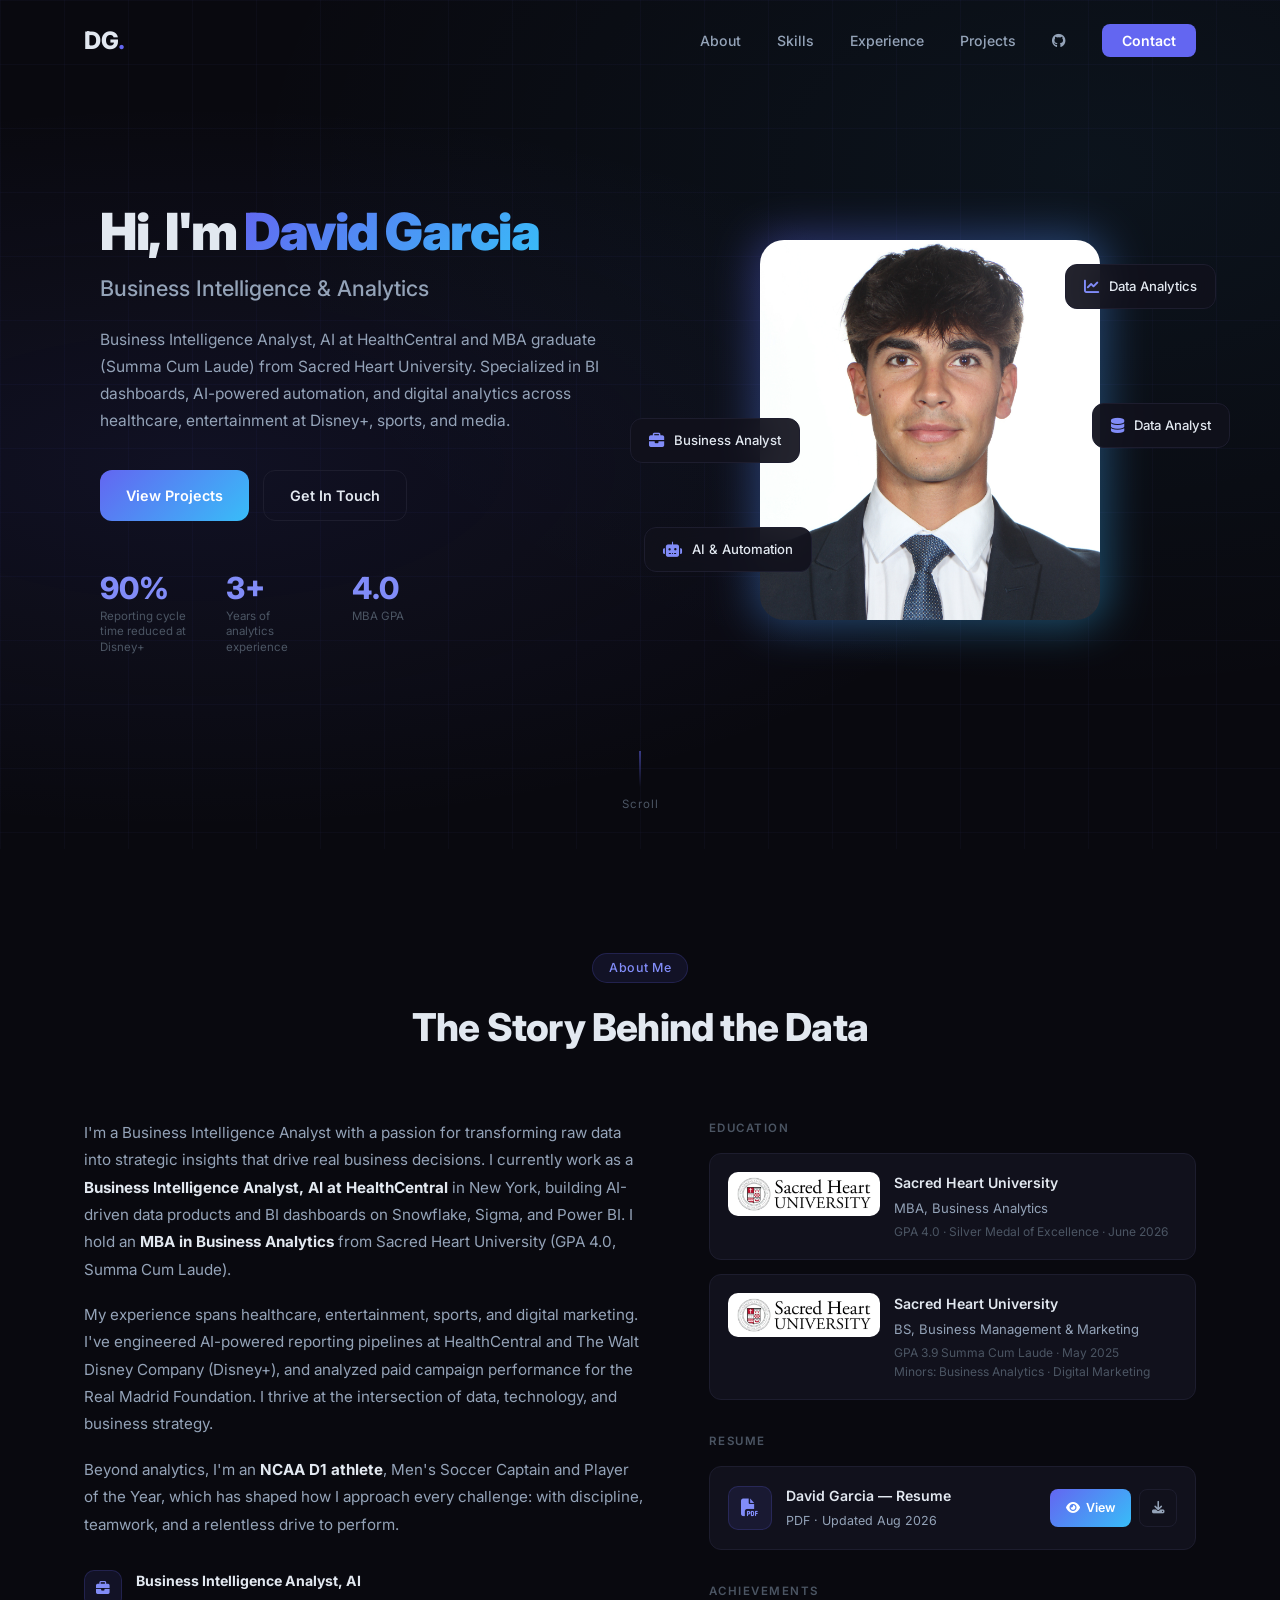
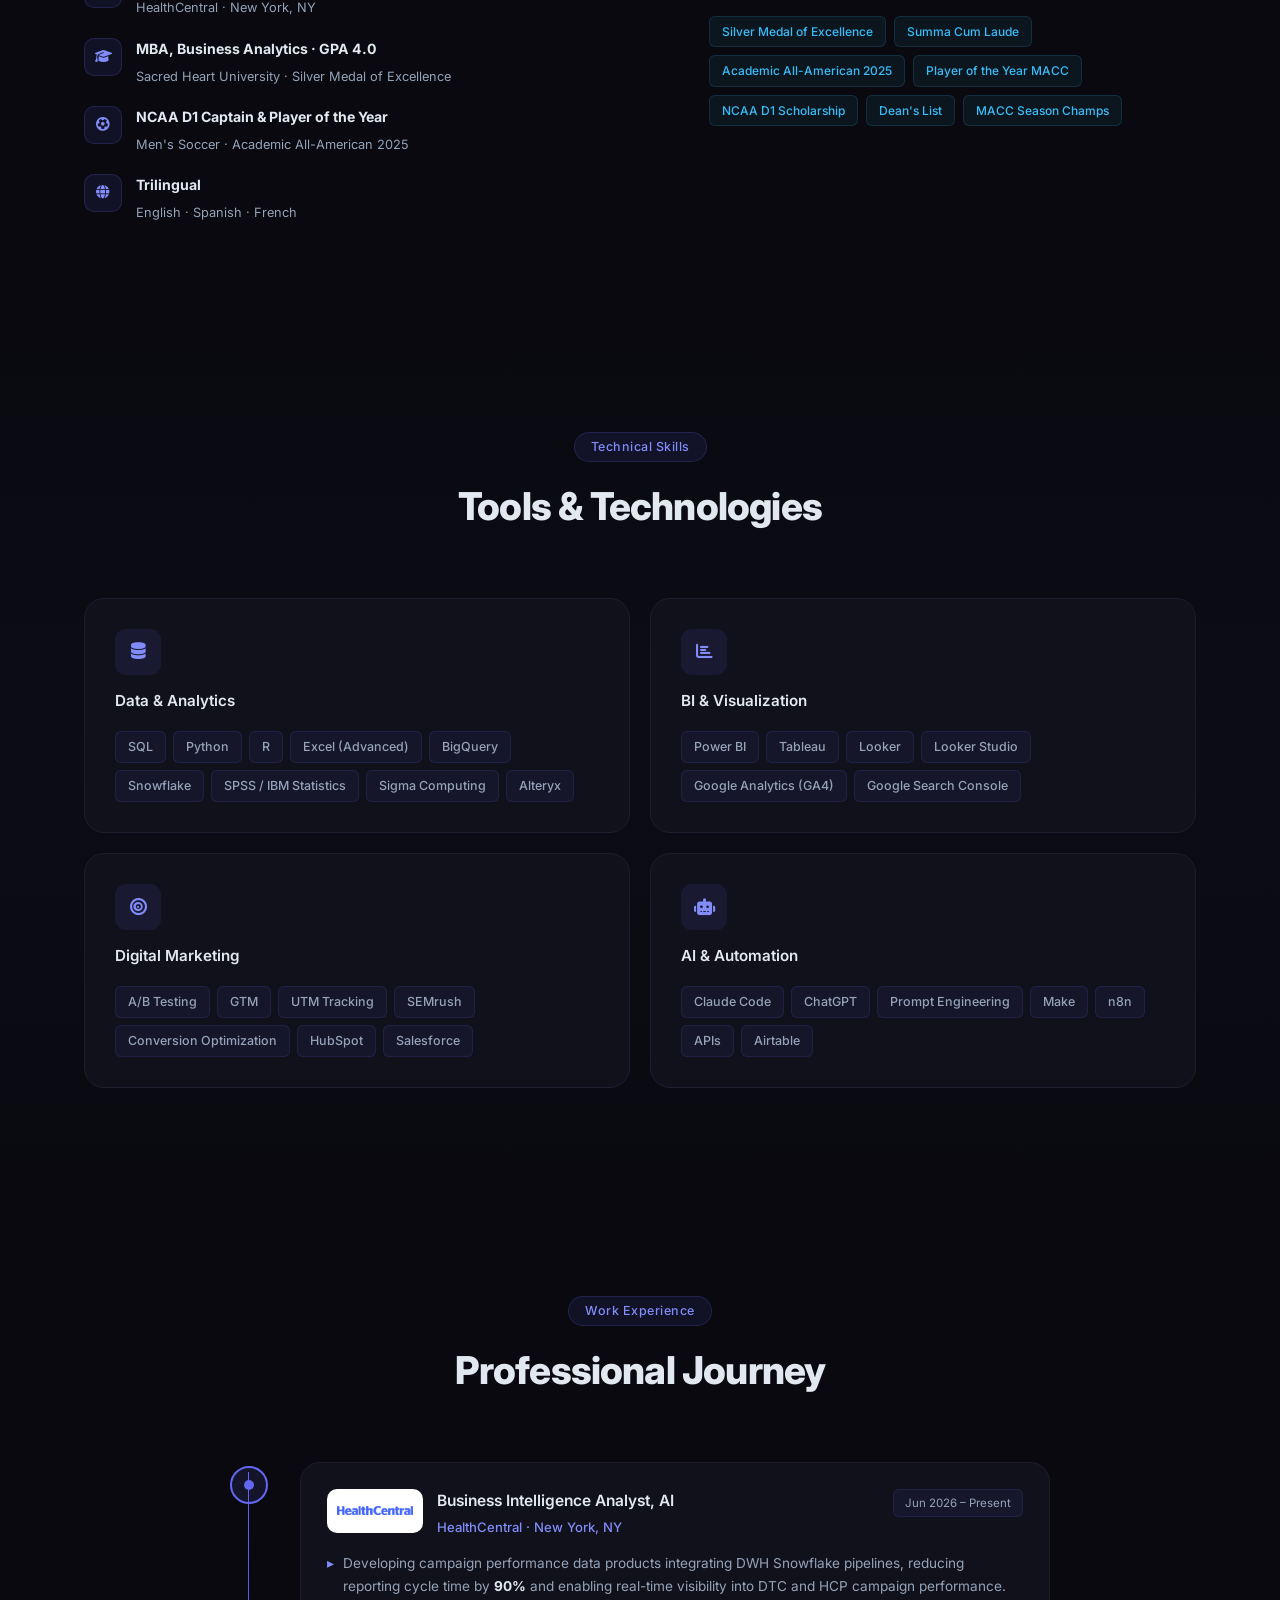
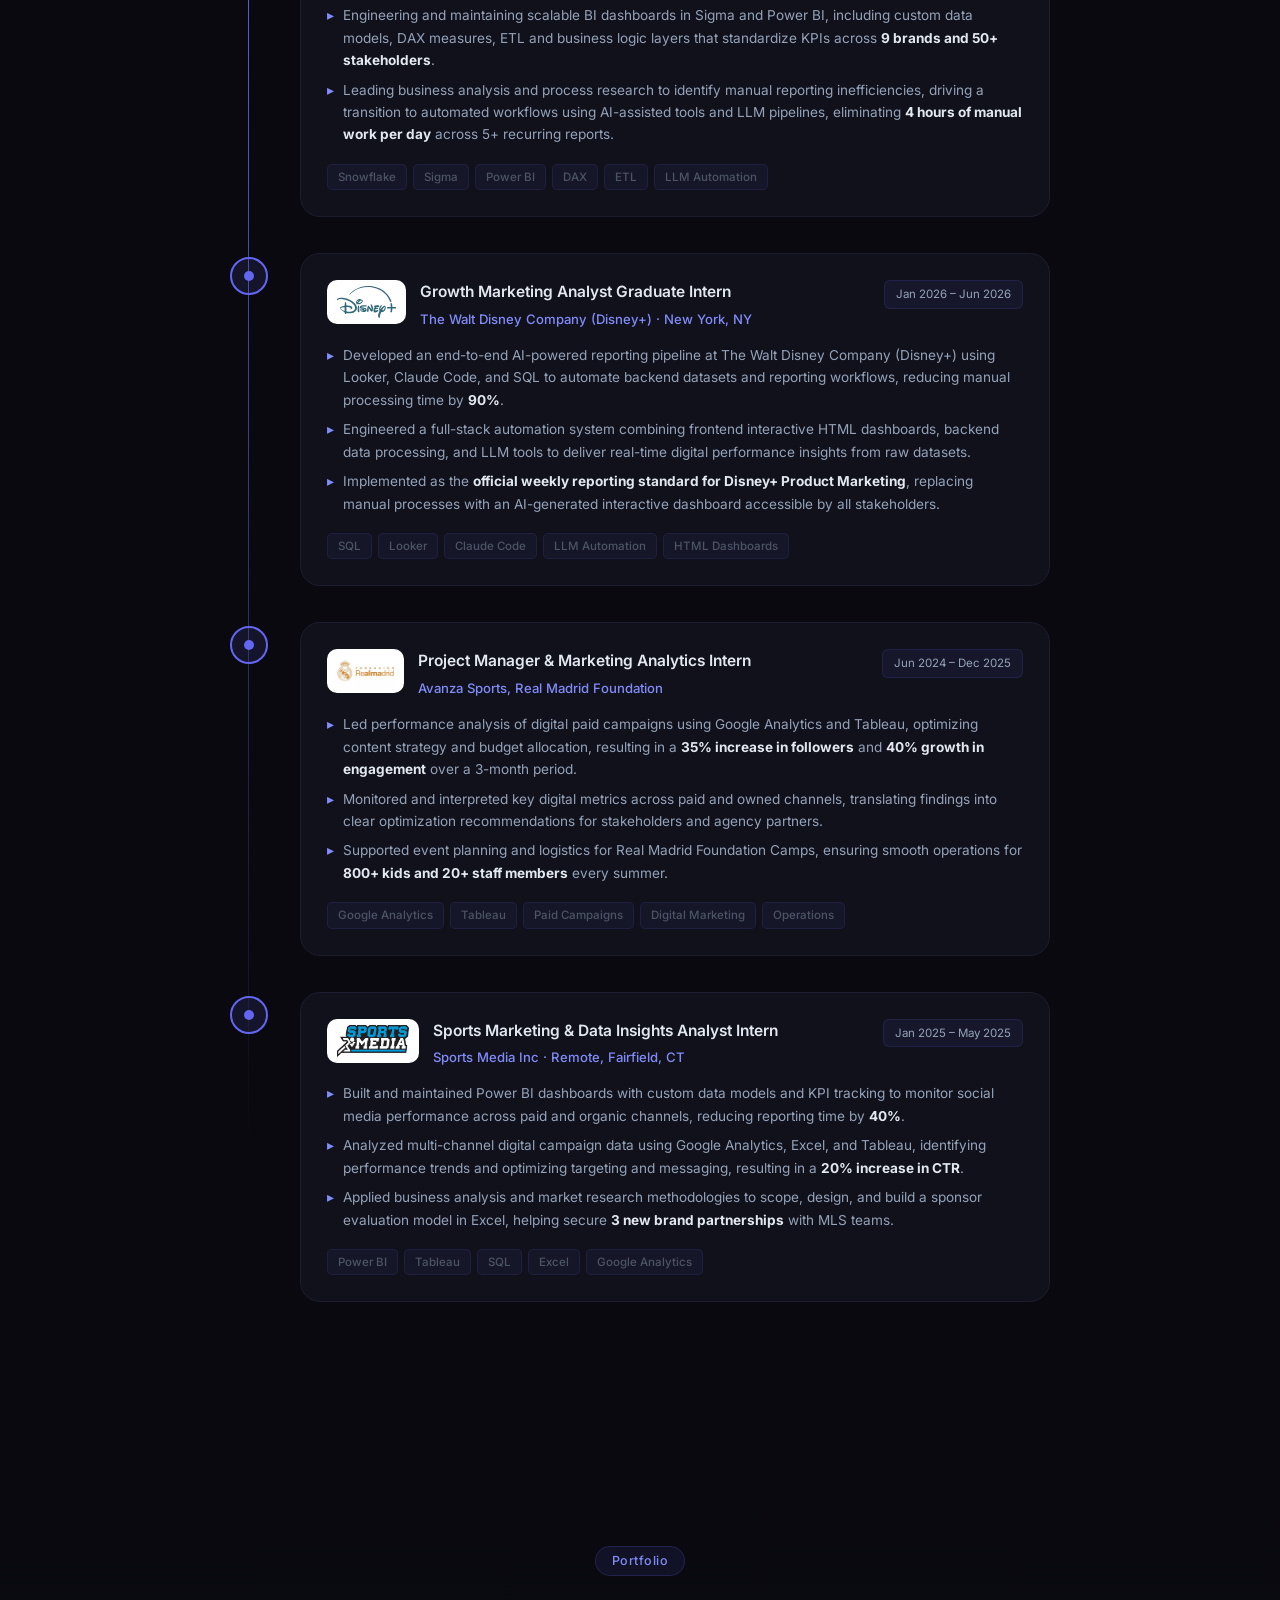
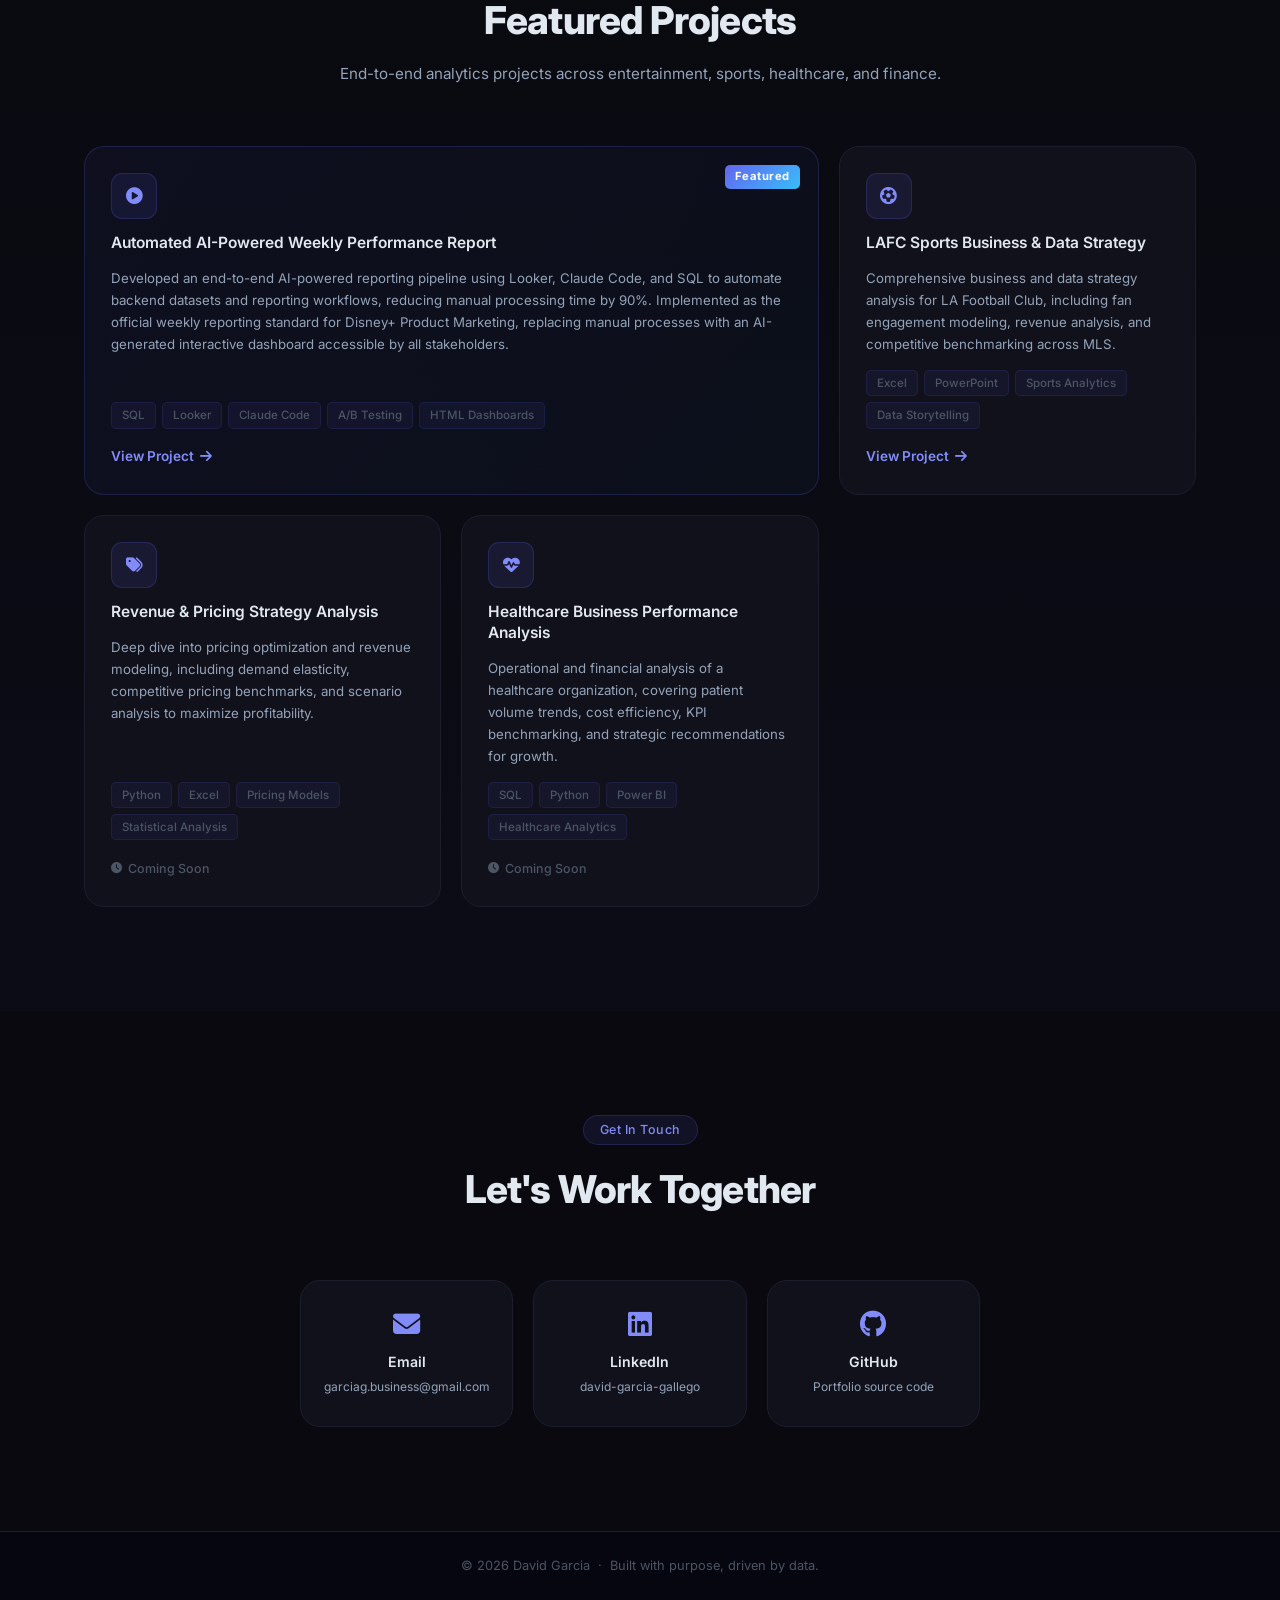
<file: index.html>
<!DOCTYPE html>
<html lang="en">
<head>
    <meta charset="UTF-8">
    <meta name="viewport" content="width=device-width, initial-scale=1.0">
    <title>David Garcia | Business Intelligence & Analytics</title>
    <link rel="stylesheet" href="css/style.css">
    <link rel="preconnect" href="https://fonts.googleapis.com">
    <link rel="preconnect" href="https://fonts.gstatic.com" crossorigin>
    <link href="https://fonts.googleapis.com/css2?family=Inter:wght@300;400;500;600;700;800;900&display=swap" rel="stylesheet">
    <link rel="stylesheet" href="https://cdnjs.cloudflare.com/ajax/libs/font-awesome/6.5.0/css/all.min.css">
</head>
<body>

    <!-- ========== NAVBAR ========== -->
    <nav class="navbar" id="navbar">
        <div class="nav-container">
            <div class="nav-logo">DG<span class="accent">.</span></div>
            <ul class="nav-links" id="navLinks">
                <li><a href="#about">About</a></li>
                <li><a href="#skills">Skills</a></li>
                <li><a href="#experience">Experience</a></li>
                <li><a href="#projects">Projects</a></li>
                <li><a href="https://github.com/garciagbusiness/garciagbusiness.github.io" target="_blank" rel="noopener" aria-label="GitHub" class="nav-github"><i class="fab fa-github"></i></a></li>
                <li><a href="#contact" class="btn-nav">Contact</a></li>
            </ul>
            <div class="hamburger" id="hamburger">
                <span></span><span></span><span></span>
            </div>
        </div>
    </nav>

    <!-- ========== HERO ========== -->
    <section class="hero" id="home">
        <div class="hero-bg">
            <div class="grid-overlay"></div>
        </div>
        <div class="hero-container">
            <div class="hero-content">
                <h1 class="hero-title">Hi, I'm <span class="gradient-text">David Garcia</span></h1>
                <h2 class="hero-subtitle">Business Intelligence & Analytics</h2>
                <p class="hero-description">
                    Business Intelligence Analyst, AI at HealthCentral and MBA graduate (Summa Cum Laude) from Sacred Heart University.
                    Specialized in BI dashboards, AI-powered automation, and digital analytics across healthcare, entertainment at Disney+, sports, and media.
                </p>
                <div class="hero-cta">
                    <a href="#projects" class="btn btn-primary">View Projects</a>
                    <a href="#contact" class="btn btn-secondary">Get In Touch</a>
                </div>
                <div class="hero-stats">
                    <div class="stat">
                        <span class="stat-number" data-target="90" data-suffix="%">0%</span>
                        <span class="stat-label">Reporting cycle time reduced at Disney+</span>
                    </div>
                    <div class="stat">
                        <span class="stat-number" data-target="3" data-suffix="+">0+</span>
                        <span class="stat-label">Years of analytics experience</span>
                    </div>
                    <div class="stat">
                        <span class="stat-number" data-target="4.0" data-decimal="true">0.0</span>
                        <span class="stat-label">MBA GPA</span>
                    </div>
                </div>
            </div>
            <div class="hero-image">
                <div class="image-wrapper">
                    <img src="assets/profile.jpg" alt="David Garcia" class="profile-img">
                    <div class="image-glow"></div>
                </div>
                <div class="floating-card card-1">
                    <i class="fas fa-chart-line"></i>
                    <span>Data Analytics</span>
                </div>
                <div class="floating-card card-2">
                    <i class="fas fa-robot"></i>
                    <span>AI & Automation</span>
                </div>
                <div class="floating-card card-3">
                    <i class="fas fa-briefcase"></i>
                    <span>Business Analyst</span>
                </div>
                <div class="floating-card card-4">
                    <i class="fas fa-database"></i>
                    <span>Data Analyst</span>
                </div>
            </div>
        </div>
        <div class="scroll-hint">
            <div class="scroll-line"></div>
            <span>Scroll</span>
        </div>
    </section>

    <!-- ========== ABOUT ========== -->
    <section class="about" id="about">
        <div class="container">
            <div class="section-header fade-up">
                <span class="section-tag">About Me</span>
                <h2 class="section-title">The Story Behind the Data</h2>
            </div>
            <div class="about-grid">
                <div class="about-text fade-up">
                    <p>
                        I'm a Business Intelligence Analyst with a passion for transforming raw data into strategic insights that drive real business decisions.
                        I currently work as a <strong>Business Intelligence Analyst, AI at HealthCentral</strong> in New York, building AI-driven data products
                        and BI dashboards on Snowflake, Sigma, and Power BI. I hold an <strong>MBA in Business Analytics</strong> from Sacred Heart University
                        (GPA 4.0, Summa Cum Laude).
                    </p>
                    <p>
                        My experience spans healthcare, entertainment, sports, and digital marketing. I've engineered AI-powered reporting pipelines at
                        HealthCentral and The Walt Disney Company (Disney+), and analyzed paid campaign performance for the Real Madrid Foundation.
                        I thrive at the intersection of data, technology, and business strategy.
                    </p>
                    <p>
                        Beyond analytics, I'm an <strong>NCAA D1 athlete</strong>, Men's Soccer Captain and Player of the Year, which has shaped how I approach
                        every challenge: with discipline, teamwork, and a relentless drive to perform.
                    </p>
                    <div class="about-highlights">
                        <div class="highlight">
                            <div class="highlight-icon"><i class="fas fa-briefcase"></i></div>
                            <div>
                                <strong>Business Intelligence Analyst, AI</strong>
                                <span>HealthCentral · New York, NY</span>
                            </div>
                        </div>
                        <div class="highlight">
                            <div class="highlight-icon"><i class="fas fa-graduation-cap"></i></div>
                            <div>
                                <strong>MBA, Business Analytics · GPA 4.0</strong>
                                <span>Sacred Heart University · Silver Medal of Excellence</span>
                            </div>
                        </div>
                        <div class="highlight">
                            <div class="highlight-icon"><i class="fas fa-futbol"></i></div>
                            <div>
                                <strong>NCAA D1 Captain & Player of the Year</strong>
                                <span>Men's Soccer · Academic All-American 2025</span>
                            </div>
                        </div>
                        <div class="highlight">
                            <div class="highlight-icon"><i class="fas fa-globe"></i></div>
                            <div>
                                <strong>Trilingual</strong>
                                <span>English · Spanish · French</span>
                            </div>
                        </div>
                    </div>
                </div>
                <div class="about-right fade-up">
                    <h3 class="side-label">Education</h3>
                    <div class="edu-card">
                        <div class="edu-logo"><img src="assets/logos/shu.webp" alt="Sacred Heart University logo"></div>
                        <div class="edu-info">
                            <h4>Sacred Heart University</h4>
                            <p class="edu-degree">MBA, Business Analytics</p>
                            <p class="edu-meta">GPA 4.0 · Silver Medal of Excellence · June 2026</p>
                        </div>
                    </div>
                    <div class="edu-card">
                        <div class="edu-logo"><img src="assets/logos/shu.webp" alt="Sacred Heart University logo"></div>
                        <div class="edu-info">
                            <h4>Sacred Heart University</h4>
                            <p class="edu-degree">BS, Business Management & Marketing</p>
                            <p class="edu-meta">GPA 3.9 Summa Cum Laude · May 2025</p>
                            <p class="edu-meta">Minors: Business Analytics · Digital Marketing</p>
                        </div>
                    </div>
                    <h3 class="side-label" style="margin-top: 32px;">Resume</h3>
                    <div class="resume-card">
                        <div class="resume-icon"><i class="fas fa-file-pdf"></i></div>
                        <div class="resume-info">
                            <h4>David Garcia — Resume</h4>
                            <p>PDF &middot; Updated Aug 2026</p>
                        </div>
                        <div class="resume-actions">
                            <a href="assets/resume/David_Garcia_Resume.pdf" target="_blank" rel="noopener" class="resume-btn view">
                                <i class="fas fa-eye"></i> View
                            </a>
                            <a href="assets/resume/David_Garcia_Resume.pdf" download="David_Garcia_Resume.pdf" class="resume-btn download" aria-label="Download resume">
                                <i class="fas fa-download"></i>
                            </a>
                        </div>
                    </div>

                    <h3 class="side-label" style="margin-top: 32px;">Achievements</h3>
                    <div class="achievement-tags">
                        <span>Silver Medal of Excellence</span>
                        <span>Summa Cum Laude</span>
                        <span>Academic All-American 2025</span>
                        <span>Player of the Year MACC</span>
                        <span>NCAA D1 Scholarship</span>
                        <span>Dean's List</span>
                        <span>MACC Season Champs</span>
                    </div>
                </div>
            </div>
        </div>
    </section>

    <!-- ========== SKILLS ========== -->
    <section class="skills" id="skills">
        <div class="container">
            <div class="section-header fade-up">
                <span class="section-tag">Technical Skills</span>
                <h2 class="section-title">Tools & Technologies</h2>
            </div>
            <div class="skills-grid">
                <div class="skill-category fade-up">
                    <div class="skill-icon"><i class="fas fa-database"></i></div>
                    <h3>Data & Analytics</h3>
                    <div class="skill-tags">
                        <span>SQL</span><span>Python</span><span>R</span>
                        <span>Excel (Advanced)</span><span>BigQuery</span>
                        <span>Snowflake</span><span>SPSS / IBM Statistics</span>
                        <span>Sigma Computing</span><span>Alteryx</span>
                    </div>
                </div>
                <div class="skill-category fade-up">
                    <div class="skill-icon"><i class="fas fa-chart-bar"></i></div>
                    <h3>BI & Visualization</h3>
                    <div class="skill-tags">
                        <span>Power BI</span><span>Tableau</span><span>Looker</span>
                        <span>Looker Studio</span><span>Google Analytics (GA4)</span>
                        <span>Google Search Console</span>
                    </div>
                </div>
                <div class="skill-category fade-up">
                    <div class="skill-icon"><i class="fas fa-bullseye"></i></div>
                    <h3>Digital Marketing</h3>
                    <div class="skill-tags">
                        <span>A/B Testing</span><span>GTM</span><span>UTM Tracking</span>
                        <span>SEMrush</span><span>Conversion Optimization</span>
                        <span>HubSpot</span><span>Salesforce</span>
                    </div>
                </div>
                <div class="skill-category fade-up">
                    <div class="skill-icon"><i class="fas fa-robot"></i></div>
                    <h3>AI & Automation</h3>
                    <div class="skill-tags">
                        <span>Claude Code</span><span>ChatGPT</span><span>Prompt Engineering</span>
                        <span>Make</span><span>n8n</span><span>APIs</span><span>Airtable</span>
                    </div>
                </div>
            </div>
        </div>
    </section>

    <!-- ========== EXPERIENCE ========== -->
    <section class="experience" id="experience">
        <div class="container">
            <div class="section-header fade-up">
                <span class="section-tag">Work Experience</span>
                <h2 class="section-title">Professional Journey</h2>
            </div>
            <div class="timeline">
                <div class="timeline-item fade-up">
                    <div class="timeline-dot"></div>
                    <div class="timeline-card">
                        <div class="timeline-header">
                            <div class="timeline-title-row">
                                <div class="timeline-logo"><img src="assets/logos/healthcentral.jpg" alt="HealthCentral logo"></div>
                                <div>
                                    <h3>Business Intelligence Analyst, AI</h3>
                                    <p class="company">HealthCentral · New York, NY</p>
                                </div>
                            </div>
                            <span class="timeline-date">Jun 2026 – Present</span>
                        </div>
                        <ul class="timeline-bullets">
                            <li>Developing campaign performance data products integrating DWH Snowflake pipelines, reducing reporting cycle time by <strong>90%</strong> and enabling real-time visibility into DTC and HCP campaign performance.</li>
                            <li>Engineering and maintaining scalable BI dashboards in Sigma and Power BI, including custom data models, DAX measures, ETL and business logic layers that standardize KPIs across <strong>9 brands and 50+ stakeholders</strong>.</li>
                            <li>Leading business analysis and process research to identify manual reporting inefficiencies, driving a transition to automated workflows using AI-assisted tools and LLM pipelines, eliminating <strong>4 hours of manual work per day</strong> across 5+ recurring reports.</li>
                        </ul>
                        <div class="timeline-tags">
                            <span>Snowflake</span><span>Sigma</span><span>Power BI</span><span>DAX</span><span>ETL</span><span>LLM Automation</span>
                        </div>
                    </div>
                </div>
                <div class="timeline-item fade-up">
                    <div class="timeline-dot"></div>
                    <div class="timeline-card">
                        <div class="timeline-header">
                            <div class="timeline-title-row">
                                <div class="timeline-logo"><img src="assets/logos/disney-plus.svg" alt="Disney+ logo"></div>
                                <div>
                                    <h3>Growth Marketing Analyst Graduate Intern</h3>
                                    <p class="company">The Walt Disney Company (Disney+) · New York, NY</p>
                                </div>
                            </div>
                            <span class="timeline-date">Jan 2026 – Jun 2026</span>
                        </div>
                        <ul class="timeline-bullets">
                            <li>Developed an end-to-end AI-powered reporting pipeline at The Walt Disney Company (Disney+) using Looker, Claude Code, and SQL to automate backend datasets and reporting workflows, reducing manual processing time by <strong>90%</strong>.</li>
                            <li>Engineered a full-stack automation system combining frontend interactive HTML dashboards, backend data processing, and LLM tools to deliver real-time digital performance insights from raw datasets.</li>
                            <li>Implemented as the <strong>official weekly reporting standard for Disney+ Product Marketing</strong>, replacing manual processes with an AI-generated interactive dashboard accessible by all stakeholders.</li>
                        </ul>
                        <div class="timeline-tags">
                            <span>SQL</span><span>Looker</span><span>Claude Code</span><span>LLM Automation</span><span>HTML Dashboards</span>
                        </div>
                    </div>
                </div>
                <div class="timeline-item fade-up">
                    <div class="timeline-dot"></div>
                    <div class="timeline-card">
                        <div class="timeline-header">
                            <div class="timeline-title-row">
                                <div class="timeline-logo"><img src="assets/logos/real-madrid.webp" alt="Fundación Real Madrid logo"></div>
                                <div>
                                    <h3>Project Manager & Marketing Analytics Intern</h3>
                                    <p class="company">Avanza Sports, Real Madrid Foundation</p>
                                </div>
                            </div>
                            <span class="timeline-date">Jun 2024 – Dec 2025</span>
                        </div>
                        <ul class="timeline-bullets">
                            <li>Led performance analysis of digital paid campaigns using Google Analytics and Tableau, optimizing content strategy and budget allocation, resulting in a <strong>35% increase in followers</strong> and <strong>40% growth in engagement</strong> over a 3-month period.</li>
                            <li>Monitored and interpreted key digital metrics across paid and owned channels, translating findings into clear optimization recommendations for stakeholders and agency partners.</li>
                            <li>Supported event planning and logistics for Real Madrid Foundation Camps, ensuring smooth operations for <strong>800+ kids and 20+ staff members</strong> every summer.</li>
                        </ul>
                        <div class="timeline-tags">
                            <span>Google Analytics</span><span>Tableau</span><span>Paid Campaigns</span><span>Digital Marketing</span><span>Operations</span>
                        </div>
                    </div>
                </div>
                <div class="timeline-item fade-up">
                    <div class="timeline-dot"></div>
                    <div class="timeline-card">
                        <div class="timeline-header">
                            <div class="timeline-title-row">
                                <div class="timeline-logo"><img src="assets/logos/sports-media.jpg" alt="Sports Media Inc logo"></div>
                                <div>
                                    <h3>Sports Marketing & Data Insights Analyst Intern</h3>
                                    <p class="company">Sports Media Inc · Remote, Fairfield, CT</p>
                                </div>
                            </div>
                            <span class="timeline-date">Jan 2025 – May 2025</span>
                        </div>
                        <ul class="timeline-bullets">
                            <li>Built and maintained Power BI dashboards with custom data models and KPI tracking to monitor social media performance across paid and organic channels, reducing reporting time by <strong>40%</strong>.</li>
                            <li>Analyzed multi-channel digital campaign data using Google Analytics, Excel, and Tableau, identifying performance trends and optimizing targeting and messaging, resulting in a <strong>20% increase in CTR</strong>.</li>
                            <li>Applied business analysis and market research methodologies to scope, design, and build a sponsor evaluation model in Excel, helping secure <strong>3 new brand partnerships</strong> with MLS teams.</li>
                        </ul>
                        <div class="timeline-tags">
                            <span>Power BI</span><span>Tableau</span><span>SQL</span><span>Excel</span><span>Google Analytics</span>
                        </div>
                    </div>
                </div>
            </div>
        </div>
    </section>

    <!-- ========== PROJECTS ========== -->
    <section class="projects" id="projects">
        <div class="container">
            <div class="section-header fade-up">
                <span class="section-tag">Portfolio</span>
                <h2 class="section-title">Featured Projects</h2>
                <p class="section-description">End-to-end analytics projects across entertainment, sports, healthcare, and finance.</p>
            </div>
            <div class="projects-grid">
                <div class="project-card featured fade-up">
                    <div class="featured-badge">Featured</div>
                    <div class="project-icon"><i class="fas fa-play-circle"></i></div>
                    <h3>Automated AI-Powered Weekly Performance Report</h3>
                    <p>Developed an end-to-end AI-powered reporting pipeline using Looker, Claude Code, and SQL to automate backend datasets and reporting workflows, reducing manual processing time by 90%. Implemented as the official weekly reporting standard for Disney+ Product Marketing, replacing manual processes with an AI-generated interactive dashboard accessible by all stakeholders.</p>
                    <div class="project-tags">
                        <span>SQL</span><span>Looker</span><span>Claude Code</span><span>A/B Testing</span><span>HTML Dashboards</span>
                    </div>
                    <div class="project-footer">
                        <a href="disney.html" class="project-link">View Project <i class="fas fa-arrow-right"></i></a>
                    </div>
                </div>
                <div class="project-card fade-up">
                    <div class="project-icon"><i class="fas fa-futbol"></i></div>
                    <h3>LAFC Sports Business & Data Strategy</h3>
                    <p>Comprehensive business and data strategy analysis for LA Football Club, including fan engagement modeling, revenue analysis, and competitive benchmarking across MLS.</p>
                    <div class="project-tags">
                        <span>Excel</span><span>PowerPoint</span><span>Sports Analytics</span><span>Data Storytelling</span>
                    </div>
                    <div class="project-footer">
                        <a href="lafc.html" class="project-link">View Project <i class="fas fa-arrow-right"></i></a>
                    </div>
                </div>
                <div class="project-card fade-up">
                    <div class="project-icon"><i class="fas fa-tags"></i></div>
                    <h3>Revenue & Pricing Strategy Analysis</h3>
                    <p>Deep dive into pricing optimization and revenue modeling, including demand elasticity, competitive pricing benchmarks, and scenario analysis to maximize profitability.</p>
                    <div class="project-tags">
                        <span>Python</span><span>Excel</span><span>Pricing Models</span><span>Statistical Analysis</span>
                    </div>
                    <div class="project-footer">
                        <span class="coming-soon-badge"><i class="fas fa-clock"></i> Coming Soon</span>
                    </div>
                </div>
                <div class="project-card fade-up">
                    <div class="project-icon"><i class="fas fa-heartbeat"></i></div>
                    <h3>Healthcare Business Performance Analysis</h3>
                    <p>Operational and financial analysis of a healthcare organization, covering patient volume trends, cost efficiency, KPI benchmarking, and strategic recommendations for growth.</p>
                    <div class="project-tags">
                        <span>SQL</span><span>Python</span><span>Power BI</span><span>Healthcare Analytics</span>
                    </div>
                    <div class="project-footer">
                        <span class="coming-soon-badge"><i class="fas fa-clock"></i> Coming Soon</span>
                    </div>
                </div>
            </div>
        </div>
    </section>

    <!-- ========== CONTACT ========== -->
    <section class="contact" id="contact">
        <div class="container">
            <div class="section-header fade-up">
                <span class="section-tag">Get In Touch</span>
                <h2 class="section-title">Let's Work Together</h2>

            </div>
            <div class="contact-grid fade-up">
                <a href="mailto:garciag.business@gmail.com" class="contact-card">
                    <i class="fas fa-envelope"></i>
                    <h3>Email</h3>
                    <p>garciag.business@gmail.com</p>
                </a>
                <a href="https://www.linkedin.com/in/david-garcia-gallego-" target="_blank" rel="noopener" class="contact-card">
                    <i class="fab fa-linkedin"></i>
                    <h3>LinkedIn</h3>
                    <p>david-garcia-gallego</p>
                </a>
                <a href="https://github.com/garciagbusiness/garciagbusiness.github.io" target="_blank" rel="noopener" class="contact-card">
                    <i class="fab fa-github"></i>
                    <h3>GitHub</h3>
                    <p>Portfolio source code</p>
                </a>
            </div>
        </div>
    </section>

    <!-- ========== FOOTER ========== -->
    <footer class="footer">
        <div class="container">
            <p>© 2026 David Garcia &nbsp;·&nbsp; Built with purpose, driven by data.</p>
        </div>
    </footer>

    <script src="js/main.js"></script>
</body>
</html>
</file>
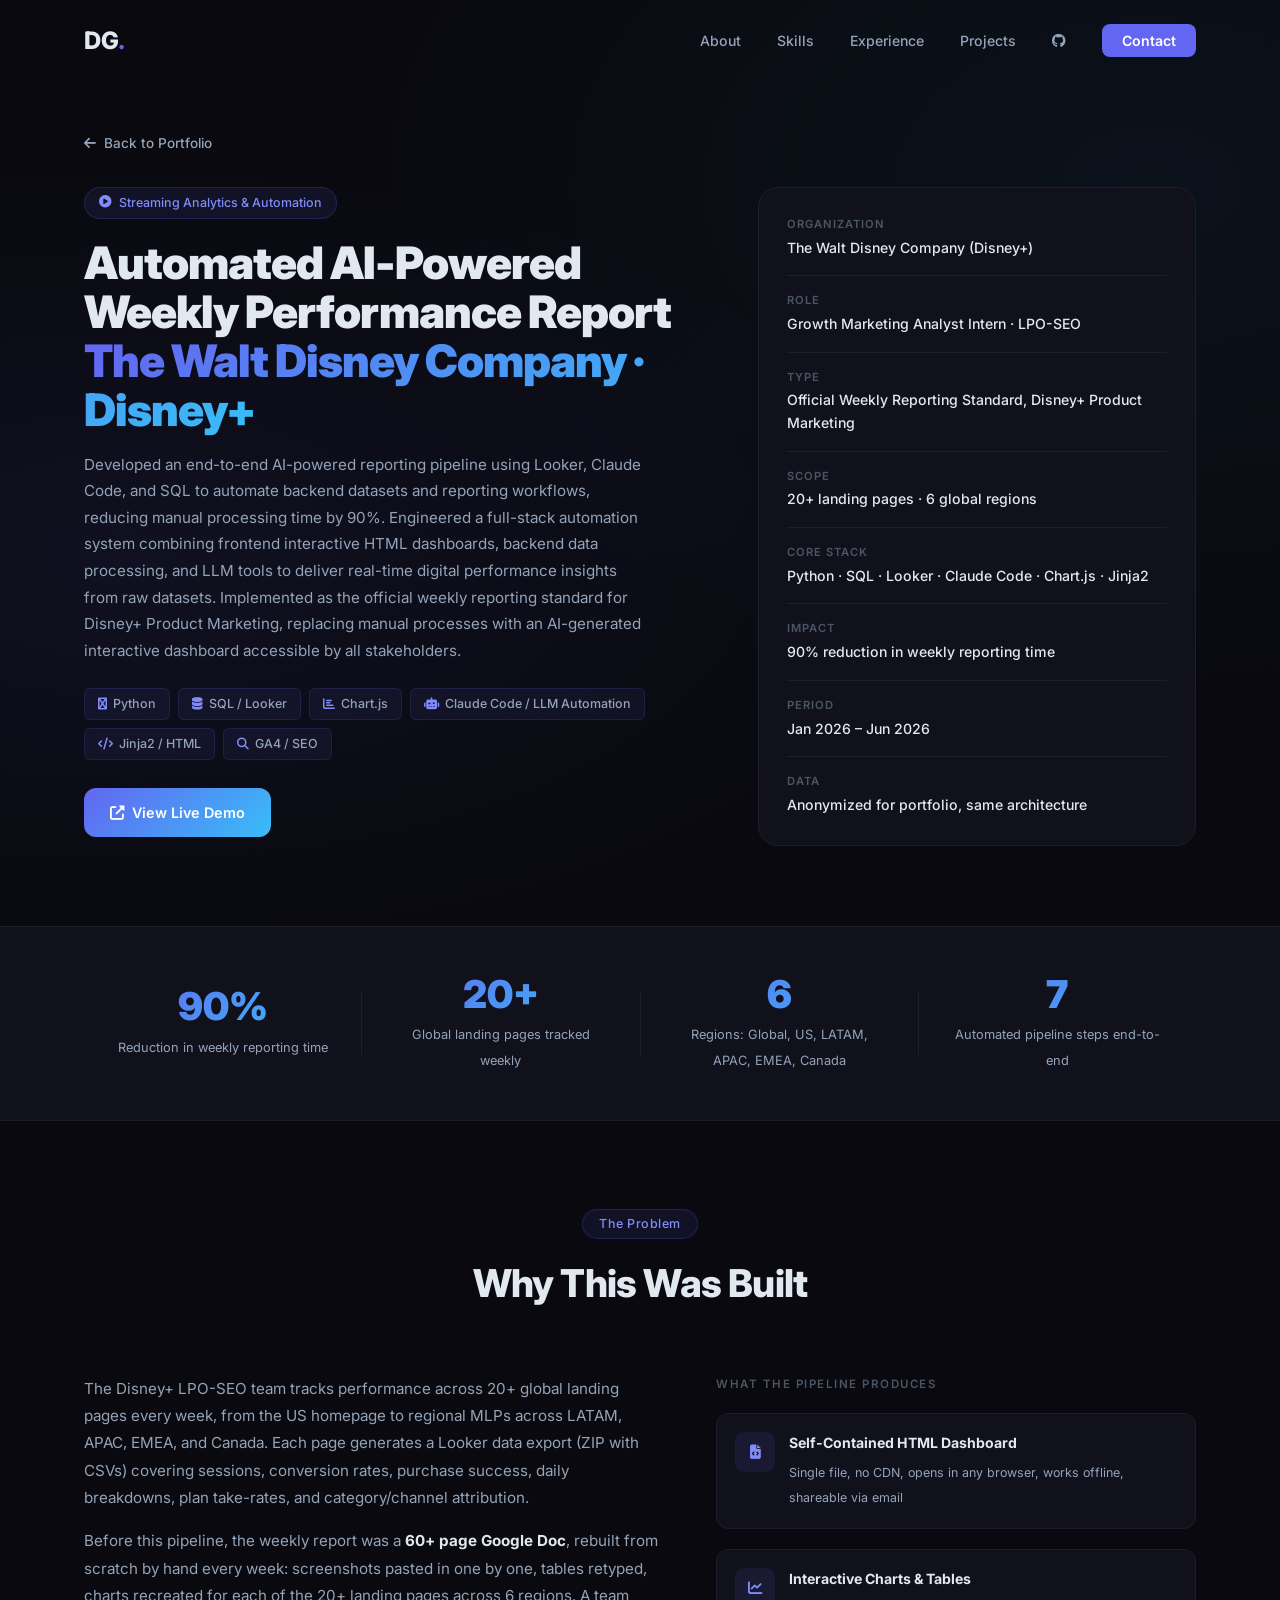
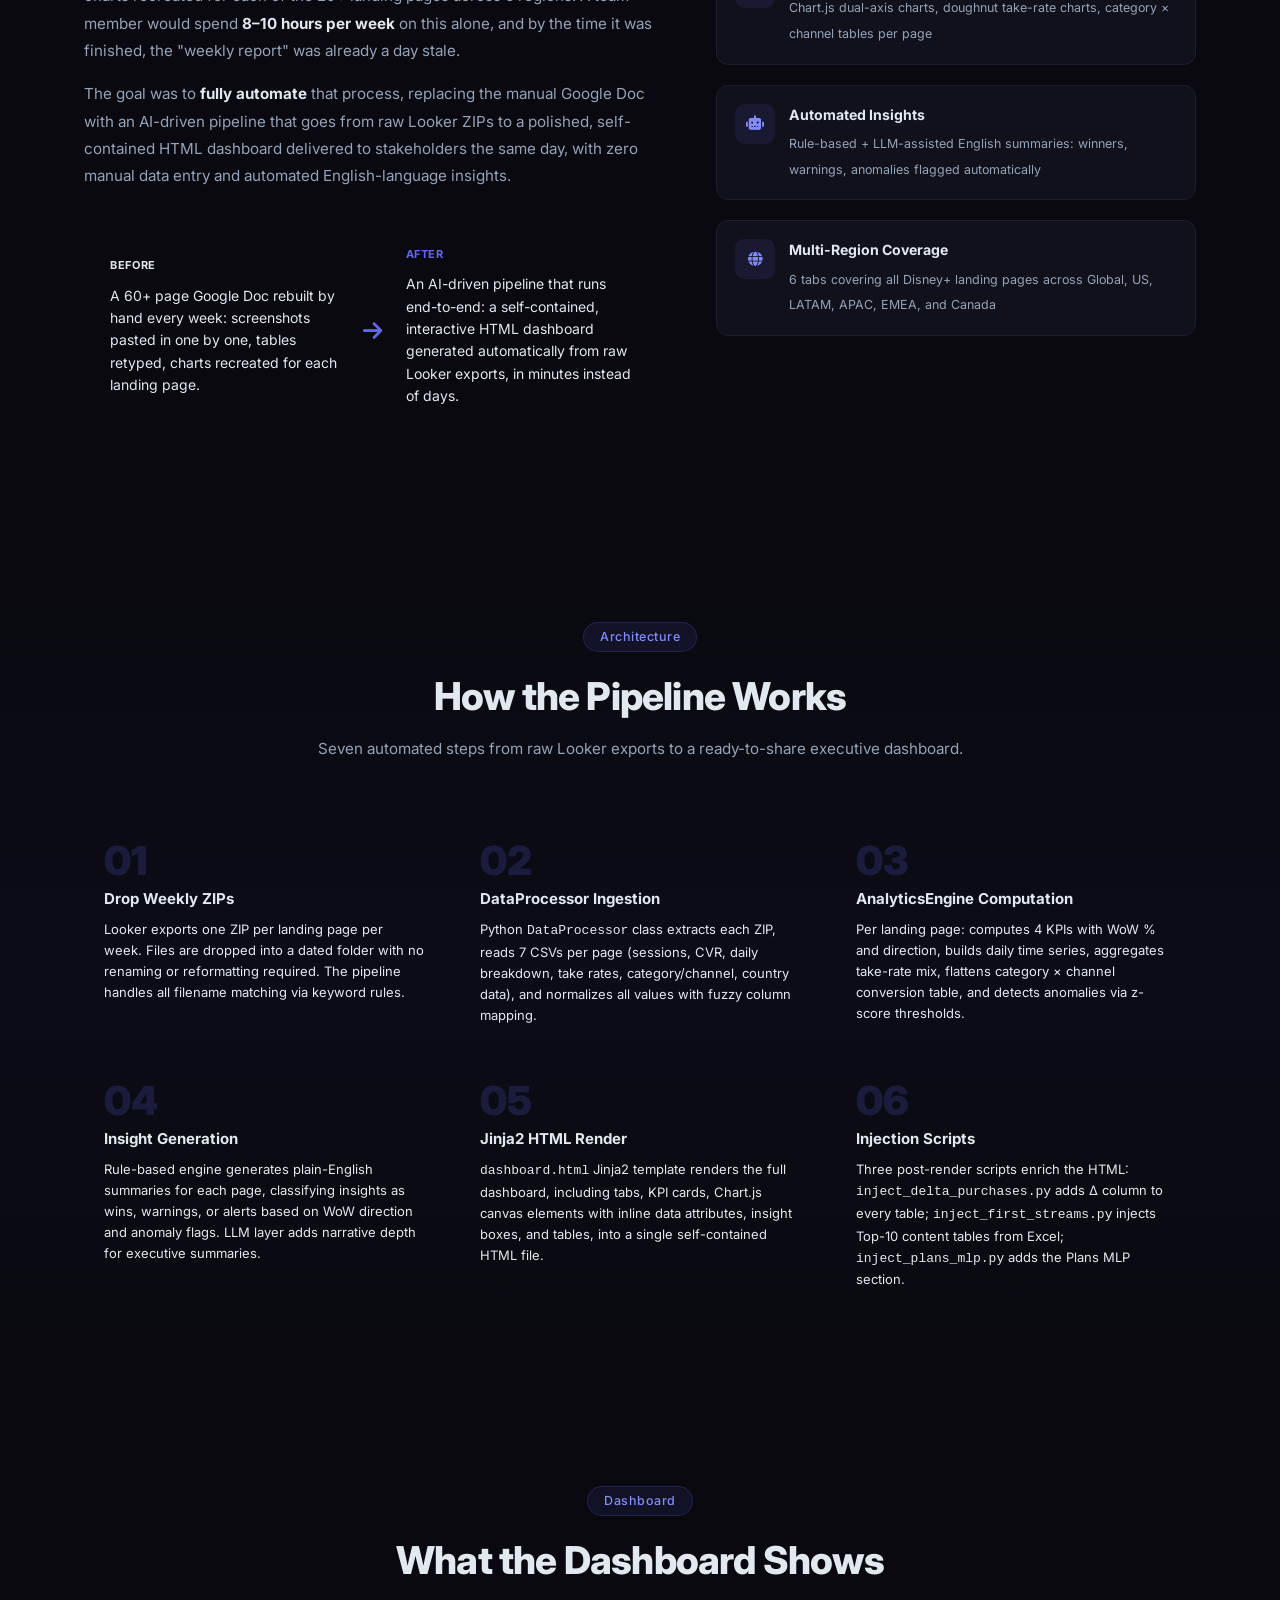
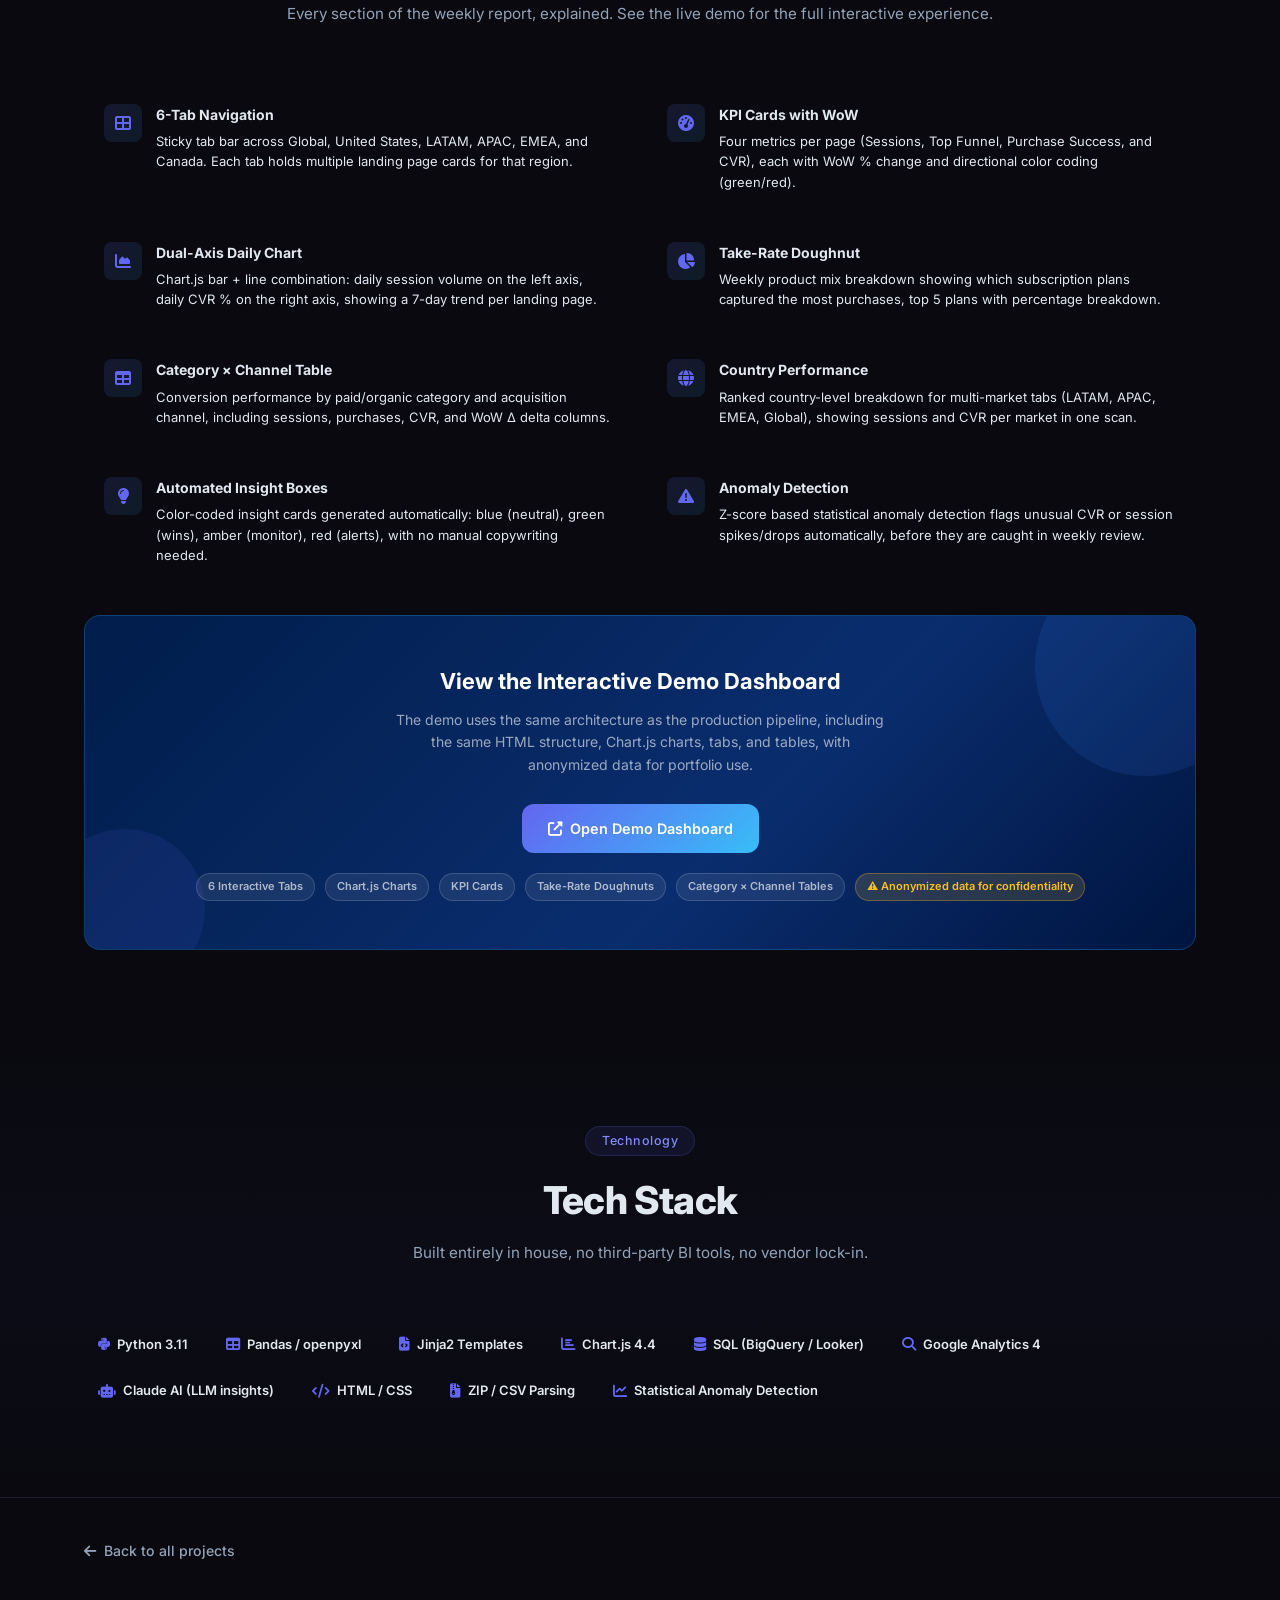
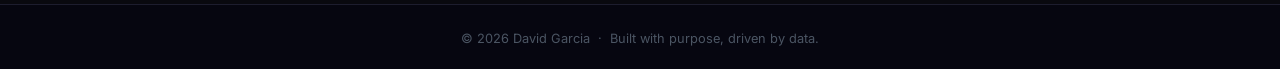
<file: disney.html>
<!DOCTYPE html>
<html lang="en">
<head>
    <meta charset="UTF-8">
    <meta name="viewport" content="width=device-width, initial-scale=1.0">
    <title>Automated AI-Powered Weekly Performance Report | David Garcia</title>
    <link rel="stylesheet" href="css/style.css">
    <link rel="stylesheet" href="css/project.css">
    <link rel="preconnect" href="https://fonts.googleapis.com">
    <link rel="preconnect" href="https://fonts.gstatic.com" crossorigin>
    <link href="https://fonts.googleapis.com/css2?family=Inter:wght@300;400;500;600;700;800;900&display=swap" rel="stylesheet">
    <link rel="stylesheet" href="https://cdnjs.cloudflare.com/ajax/libs/font-awesome/6.5.0/css/all.min.css">
    <style>
        /* Pipeline step cards */
        .pipeline-grid {
            display: grid;
            grid-template-columns: repeat(3, 1fr);
            gap: 16px;
            margin-top: 24px;
        }
        @media(max-width:768px){.pipeline-grid{grid-template-columns:1fr;}}
        .pipeline-step {
            background: var(--card-bg);
            border: 1px solid var(--border-color);
            border-radius: 12px;
            padding: 20px;
            position: relative;
        }
        .step-num {
            font-size: 40px;
            font-weight: 900;
            color: var(--primary);
            opacity: 0.18;
            line-height: 1;
            margin-bottom: 6px;
        }
        .step-title { font-size: 15px; font-weight: 700; margin-bottom: 8px; color: var(--text-primary); }
        .step-desc { font-size: 13px; color: var(--text-secondary); line-height: 1.6; }

        /* Feature cards */
        .features-grid {
            display: grid;
            grid-template-columns: repeat(2, 1fr);
            gap: 14px;
            margin-top: 24px;
        }
        @media(max-width:768px){.features-grid{grid-template-columns:1fr;}}
        .feature-card {
            background: var(--card-bg);
            border: 1px solid var(--border-color);
            border-radius: 12px;
            padding: 18px 20px;
            display: flex;
            gap: 14px;
            align-items: flex-start;
        }
        .feature-icon {
            width: 38px;
            height: 38px;
            border-radius: 8px;
            background: linear-gradient(135deg, rgba(99,102,241,0.15), rgba(56,189,248,0.1));
            display: flex;
            align-items: center;
            justify-content: center;
            flex-shrink: 0;
            font-size: 16px;
            color: var(--primary);
        }
        .feature-card h4 { font-size: 14px; font-weight: 700; margin-bottom: 5px; }
        .feature-card p  { font-size: 13px; color: var(--text-secondary); line-height: 1.55; }

        /* Tech stack badges */
        .tech-grid {
            display: flex;
            flex-wrap: wrap;
            gap: 10px;
            margin-top: 20px;
        }
        .tech-badge {
            display: inline-flex;
            align-items: center;
            gap: 7px;
            padding: 8px 14px;
            border-radius: 8px;
            background: var(--card-bg);
            border: 1px solid var(--border-color);
            font-size: 13px;
            font-weight: 600;
            color: var(--text-primary);
        }
        .tech-badge i { color: var(--primary); font-size: 14px; }

        /* Demo preview box */
        .demo-preview-box {
            background: linear-gradient(135deg, #001d4a 0%, #0a2d6e 60%, #001540 100%);
            border-radius: 16px;
            padding: 48px 32px;
            text-align: center;
            margin-top: 32px;
            border: 1px solid rgba(56,189,248,0.2);
            position: relative;
            overflow: hidden;
        }
        .demo-preview-box::before {
            content: "";
            position: absolute;
            top: -60px; right: -60px;
            width: 220px; height: 220px;
            background: rgba(59,130,246,0.12);
            border-radius: 50%;
        }
        .demo-preview-box::after {
            content: "";
            position: absolute;
            bottom: -40px; left: -40px;
            width: 160px; height: 160px;
            background: rgba(99,102,241,0.1);
            border-radius: 50%;
        }
        .demo-preview-box h3 {
            color: white;
            font-size: 22px;
            font-weight: 700;
            margin-bottom: 10px;
            position: relative;
            z-index: 1;
        }
        .demo-preview-box p {
            color: rgba(255,255,255,0.6);
            font-size: 14px;
            max-width: 500px;
            margin: 0 auto 28px;
            position: relative;
            z-index: 1;
            line-height: 1.6;
        }
        .demo-btns { display: flex; gap: 12px; justify-content: center; flex-wrap: wrap; position: relative; z-index: 1; }
        .demo-tag-row {
            display: flex;
            justify-content: center;
            gap: 10px;
            flex-wrap: wrap;
            margin-top: 20px;
            position: relative;
            z-index: 1;
        }
        .demo-tag {
            background: rgba(255,255,255,0.08);
            border: 0.5px solid rgba(255,255,255,0.15);
            color: rgba(255,255,255,0.65);
            font-size: 11px;
            font-weight: 600;
            padding: 4px 11px;
            border-radius: 20px;
        }
        .demo-tag.warn { background:rgba(251,191,36,0.15); border-color:rgba(251,191,36,0.3); color:#fbbf24; }

        /* Before / After comparison */
        .before-after {
            margin-top: 28px;
            display: grid;
            grid-template-columns: 1fr auto 1fr;
            gap: 24px;
            align-items: center;
            background: var(--card-bg);
            border: 1px solid var(--border-color);
            border-radius: 12px;
            padding: 22px 26px;
        }
        @media(max-width:768px){
            .before-after { grid-template-columns: 1fr; text-align: left; }
            .before-after .ba-arrow { transform: rotate(90deg); }
        }
        .before-after .ba-label {
            font-size: 11px;
            font-weight: 700;
            letter-spacing: 0.06em;
            text-transform: uppercase;
        }
        .before-after .ba-label.before { color: var(--text-secondary); }
        .before-after .ba-label.after { color: var(--primary); }
        .before-after p {
            margin-top: 8px;
            font-size: 14px;
            color: var(--text-primary);
            line-height: 1.6;
        }
        .before-after .ba-arrow {
            font-size: 22px;
            color: var(--primary);
            text-align: center;
        }
    </style>
</head>
<body>

    <!-- NAVBAR -->
    <nav class="navbar scrolled" id="navbar">
        <div class="nav-container">
            <a href="index.html" class="nav-logo">DG<span class="accent">.</span></a>
            <ul class="nav-links" id="navLinks">
                <li><a href="index.html#about">About</a></li>
                <li><a href="index.html#skills">Skills</a></li>
                <li><a href="index.html#experience">Experience</a></li>
                <li><a href="index.html#projects">Projects</a></li>
                <li><a href="https://github.com/garciagbusiness/garciagbusiness.github.io" target="_blank" rel="noopener" aria-label="GitHub" class="nav-github"><i class="fab fa-github"></i></a></li>
                <li><a href="index.html#contact" class="btn-nav">Contact</a></li>
            </ul>
            <div class="hamburger" id="hamburger">
                <span></span><span></span><span></span>
            </div>
        </div>
    </nav>

    <!-- PROJECT HERO -->
    <section class="proj-hero">
        <div class="proj-hero-bg"></div>
        <div class="container">
            <a href="index.html#projects" class="breadcrumb">
                <i class="fas fa-arrow-left"></i> Back to Portfolio
            </a>
            <div class="proj-hero-content">
                <div class="proj-hero-left">
                    <div class="proj-category-badge">
                        <i class="fas fa-play-circle"></i> Streaming Analytics &amp; Automation
                    </div>
                    <h1 class="proj-title">Automated AI-Powered Weekly Performance Report<br><span class="gradient-text">The Walt Disney Company · Disney+</span></h1>
                    <p class="proj-subtitle">
                        Developed an end-to-end AI-powered reporting pipeline using Looker, Claude Code, and SQL to automate backend datasets and
                        reporting workflows, reducing manual processing time by 90%. Engineered a full-stack automation system combining frontend
                        interactive HTML dashboards, backend data processing, and LLM tools to deliver real-time digital performance insights from
                        raw datasets. Implemented as the official weekly reporting standard for Disney+ Product Marketing, replacing manual processes
                        with an AI-generated interactive dashboard accessible by all stakeholders.
                    </p>
                    <div class="proj-tool-badges">
                        <span><i class="fas fa-python"></i> Python</span>
                        <span><i class="fas fa-database"></i> SQL / Looker</span>
                        <span><i class="fas fa-chart-bar"></i> Chart.js</span>
                        <span><i class="fas fa-robot"></i> Claude Code / LLM Automation</span>
                        <span><i class="fas fa-code"></i> Jinja2 / HTML</span>
                        <span><i class="fas fa-search"></i> GA4 / SEO</span>
                    </div>
                    <div class="proj-cta-row">
                        <a href="assets/disney/demo_dashboard.html" target="_blank" class="btn btn-primary">
                            <i class="fas fa-external-link-alt"></i> View Live Demo
                        </a>
                    </div>
                </div>
                <div class="proj-hero-right">
                    <div class="proj-meta-card">
                        <div class="proj-meta-item">
                            <span class="meta-label">Organization</span>
                            <span class="meta-value">The Walt Disney Company (Disney+)</span>
                        </div>
                        <div class="proj-meta-item">
                            <span class="meta-label">Role</span>
                            <span class="meta-value">Growth Marketing Analyst Intern · LPO-SEO</span>
                        </div>
                        <div class="proj-meta-item">
                            <span class="meta-label">Type</span>
                            <span class="meta-value">Official Weekly Reporting Standard, Disney+ Product Marketing</span>
                        </div>
                        <div class="proj-meta-item">
                            <span class="meta-label">Scope</span>
                            <span class="meta-value">20+ landing pages · 6 global regions</span>
                        </div>
                        <div class="proj-meta-item">
                            <span class="meta-label">Core Stack</span>
                            <span class="meta-value">Python · SQL · Looker · Claude Code · Chart.js · Jinja2</span>
                        </div>
                        <div class="proj-meta-item">
                            <span class="meta-label">Impact</span>
                            <span class="meta-value">90% reduction in weekly reporting time</span>
                        </div>
                        <div class="proj-meta-item">
                            <span class="meta-label">Period</span>
                            <span class="meta-value">Jan 2026 – Jun 2026</span>
                        </div>
                        <div class="proj-meta-item">
                            <span class="meta-label">Data</span>
                            <span class="meta-value">Anonymized for portfolio, same architecture</span>
                        </div>
                    </div>
                </div>
            </div>
        </div>
    </section>

    <!-- KEY METRICS BAR -->
    <section class="metrics-bar">
        <div class="container">
            <div class="metrics-grid">
                <div class="metric-item fade-up">
                    <span class="metric-num">90%</span>
                    <span class="metric-desc">Reduction in weekly reporting time</span>
                </div>
                <div class="metric-divider"></div>
                <div class="metric-item fade-up">
                    <span class="metric-num">20+</span>
                    <span class="metric-desc">Global landing pages tracked weekly</span>
                </div>
                <div class="metric-divider"></div>
                <div class="metric-item fade-up">
                    <span class="metric-num">6</span>
                    <span class="metric-desc">Regions: Global, US, LATAM, APAC, EMEA, Canada</span>
                </div>
                <div class="metric-divider"></div>
                <div class="metric-item fade-up">
                    <span class="metric-num">7</span>
                    <span class="metric-desc">Automated pipeline steps end-to-end</span>
                </div>
            </div>
        </div>
    </section>

    <!-- SECTION: THE PROBLEM -->
    <section class="proj-section">
        <div class="container">
            <div class="section-header fade-up">
                <span class="section-tag">The Problem</span>
                <h2 class="section-title">Why This Was Built</h2>
            </div>
            <div class="context-grid fade-up">
                <div class="context-text">
                    <p>
                        The Disney+ LPO-SEO team tracks performance across 20+ global landing pages every week,
                        from the US homepage to regional MLPs across LATAM, APAC, EMEA, and Canada.
                        Each page generates a Looker data export (ZIP with CSVs) covering sessions, conversion rates,
                        purchase success, daily breakdowns, plan take-rates, and category/channel attribution.
                    </p>
                    <p>
                        Before this pipeline, the weekly report was a <strong>60+ page Google Doc</strong>, rebuilt from
                        scratch by hand every week: screenshots pasted in one by one, tables retyped, charts recreated
                        for each of the 20+ landing pages across 6 regions. A team member would spend
                        <strong>8–10 hours per week</strong> on this alone, and by the time it was finished, the
                        "weekly report" was already a day stale.
                    </p>
                    <p>
                        The goal was to <strong>fully automate</strong> that process, replacing the manual Google Doc
                        with an AI-driven pipeline that goes from raw Looker ZIPs to a polished, self-contained HTML
                        dashboard delivered to stakeholders the same day, with zero manual data entry and automated
                        English-language insights.
                    </p>
                    <div class="before-after fade-up">
                        <div>
                            <span class="ba-label before">Before</span>
                            <p>A 60+ page Google Doc rebuilt by hand every week: screenshots pasted in one by one, tables retyped, charts recreated for each landing page.</p>
                        </div>
                        <div class="ba-arrow"><i class="fas fa-arrow-right"></i></div>
                        <div>
                            <span class="ba-label after">After</span>
                            <p>An AI-driven pipeline that runs end-to-end: a self-contained, interactive HTML dashboard generated automatically from raw Looker exports, in minutes instead of days.</p>
                        </div>
                    </div>
                </div>
                <div class="context-deliverables">
                    <h3>What the Pipeline Produces</h3>
                    <div class="deliverable-item">
                        <div class="deliverable-icon"><i class="fas fa-file-code"></i></div>
                        <div>
                            <strong>Self-Contained HTML Dashboard</strong>
                            <span>Single file, no CDN, opens in any browser, works offline, shareable via email</span>
                        </div>
                    </div>
                    <div class="deliverable-item">
                        <div class="deliverable-icon"><i class="fas fa-chart-line"></i></div>
                        <div>
                            <strong>Interactive Charts &amp; Tables</strong>
                            <span>Chart.js dual-axis charts, doughnut take-rate charts, category × channel tables per page</span>
                        </div>
                    </div>
                    <div class="deliverable-item">
                        <div class="deliverable-icon"><i class="fas fa-robot"></i></div>
                        <div>
                            <strong>Automated Insights</strong>
                            <span>Rule-based + LLM-assisted English summaries: winners, warnings, anomalies flagged automatically</span>
                        </div>
                    </div>
                    <div class="deliverable-item">
                        <div class="deliverable-icon"><i class="fas fa-globe"></i></div>
                        <div>
                            <strong>Multi-Region Coverage</strong>
                            <span>6 tabs covering all Disney+ landing pages across Global, US, LATAM, APAC, EMEA, and Canada</span>
                        </div>
                    </div>
                </div>
            </div>
        </div>
    </section>

    <!-- SECTION: HOW IT WORKS -->
    <section class="proj-section alt-bg">
        <div class="container">
            <div class="section-header fade-up">
                <span class="section-tag">Architecture</span>
                <h2 class="section-title">How the Pipeline Works</h2>
                <p class="section-description">Seven automated steps from raw Looker exports to a ready-to-share executive dashboard.</p>
            </div>
            <div class="pipeline-grid">
                <div class="pipeline-step fade-up">
                    <div class="step-num">01</div>
                    <div class="step-title">Drop Weekly ZIPs</div>
                    <div class="step-desc">Looker exports one ZIP per landing page per week. Files are dropped into a dated folder with no renaming or reformatting required. The pipeline handles all filename matching via keyword rules.</div>
                </div>
                <div class="pipeline-step fade-up">
                    <div class="step-num">02</div>
                    <div class="step-title">DataProcessor Ingestion</div>
                    <div class="step-desc">Python <code>DataProcessor</code> class extracts each ZIP, reads 7 CSVs per page (sessions, CVR, daily breakdown, take rates, category/channel, country data), and normalizes all values with fuzzy column mapping.</div>
                </div>
                <div class="pipeline-step fade-up">
                    <div class="step-num">03</div>
                    <div class="step-title">AnalyticsEngine Computation</div>
                    <div class="step-desc">Per landing page: computes 4 KPIs with WoW % and direction, builds daily time series, aggregates take-rate mix, flattens category × channel conversion table, and detects anomalies via z-score thresholds.</div>
                </div>
                <div class="pipeline-step fade-up">
                    <div class="step-num">04</div>
                    <div class="step-title">Insight Generation</div>
                    <div class="step-desc">Rule-based engine generates plain-English summaries for each page, classifying insights as wins, warnings, or alerts based on WoW direction and anomaly flags. LLM layer adds narrative depth for executive summaries.</div>
                </div>
                <div class="pipeline-step fade-up">
                    <div class="step-num">05</div>
                    <div class="step-title">Jinja2 HTML Render</div>
                    <div class="step-desc"><code>dashboard.html</code> Jinja2 template renders the full dashboard, including tabs, KPI cards, Chart.js canvas elements with inline data attributes, insight boxes, and tables, into a single self-contained HTML file.</div>
                </div>
                <div class="pipeline-step fade-up">
                    <div class="step-num">06</div>
                    <div class="step-title">Injection Scripts</div>
                    <div class="step-desc">Three post-render scripts enrich the HTML: <code>inject_delta_purchases.py</code> adds Δ column to every table; <code>inject_first_streams.py</code> injects Top-10 content tables from Excel; <code>inject_plans_mlp.py</code> adds the Plans MLP section.</div>
                </div>
            </div>
        </div>
    </section>

    <!-- SECTION: DASHBOARD FEATURES -->
    <section class="proj-section">
        <div class="container">
            <div class="section-header fade-up">
                <span class="section-tag">Dashboard</span>
                <h2 class="section-title">What the Dashboard Shows</h2>
                <p class="section-description">Every section of the weekly report, explained. See the live demo for the full interactive experience.</p>
            </div>
            <div class="features-grid">
                <div class="feature-card fade-up">
                    <div class="feature-icon"><i class="fas fa-th-large"></i></div>
                    <div>
                        <h4>6-Tab Navigation</h4>
                        <p>Sticky tab bar across Global, United States, LATAM, APAC, EMEA, and Canada. Each tab holds multiple landing page cards for that region.</p>
                    </div>
                </div>
                <div class="feature-card fade-up">
                    <div class="feature-icon"><i class="fas fa-tachometer-alt"></i></div>
                    <div>
                        <h4>KPI Cards with WoW</h4>
                        <p>Four metrics per page (Sessions, Top Funnel, Purchase Success, and CVR), each with WoW % change and directional color coding (green/red).</p>
                    </div>
                </div>
                <div class="feature-card fade-up">
                    <div class="feature-icon"><i class="fas fa-chart-area"></i></div>
                    <div>
                        <h4>Dual-Axis Daily Chart</h4>
                        <p>Chart.js bar + line combination: daily session volume on the left axis, daily CVR % on the right axis, showing a 7-day trend per landing page.</p>
                    </div>
                </div>
                <div class="feature-card fade-up">
                    <div class="feature-icon"><i class="fas fa-chart-pie"></i></div>
                    <div>
                        <h4>Take-Rate Doughnut</h4>
                        <p>Weekly product mix breakdown showing which subscription plans captured the most purchases, top 5 plans with percentage breakdown.</p>
                    </div>
                </div>
                <div class="feature-card fade-up">
                    <div class="feature-icon"><i class="fas fa-table"></i></div>
                    <div>
                        <h4>Category × Channel Table</h4>
                        <p>Conversion performance by paid/organic category and acquisition channel, including sessions, purchases, CVR, and WoW Δ delta columns.</p>
                    </div>
                </div>
                <div class="feature-card fade-up">
                    <div class="feature-icon"><i class="fas fa-globe"></i></div>
                    <div>
                        <h4>Country Performance</h4>
                        <p>Ranked country-level breakdown for multi-market tabs (LATAM, APAC, EMEA, Global), showing sessions and CVR per market in one scan.</p>
                    </div>
                </div>
                <div class="feature-card fade-up">
                    <div class="feature-icon"><i class="fas fa-lightbulb"></i></div>
                    <div>
                        <h4>Automated Insight Boxes</h4>
                        <p>Color-coded insight cards generated automatically: blue (neutral), green (wins), amber (monitor), red (alerts), with no manual copywriting needed.</p>
                    </div>
                </div>
                <div class="feature-card fade-up">
                    <div class="feature-icon"><i class="fas fa-exclamation-triangle"></i></div>
                    <div>
                        <h4>Anomaly Detection</h4>
                        <p>Z-score based statistical anomaly detection flags unusual CVR or session spikes/drops automatically, before they are caught in weekly review.</p>
                    </div>
                </div>
            </div>

            <!-- DEMO PREVIEW BOX -->
            <div class="demo-preview-box fade-up">
                <h3>View the Interactive Demo Dashboard</h3>
                <p>The demo uses the same architecture as the production pipeline, including the same HTML structure, Chart.js charts, tabs, and tables, with anonymized data for portfolio use.</p>
                <div class="demo-btns">
                    <a href="assets/disney/demo_dashboard.html" target="_blank" class="btn btn-primary">
                        <i class="fas fa-external-link-alt"></i> Open Demo Dashboard
                    </a>
                </div>
                <div class="demo-tag-row">
                    <span class="demo-tag">6 Interactive Tabs</span>
                    <span class="demo-tag">Chart.js Charts</span>
                    <span class="demo-tag">KPI Cards</span>
                    <span class="demo-tag">Take-Rate Doughnuts</span>
                    <span class="demo-tag">Category × Channel Tables</span>
                    <span class="demo-tag warn">&#9888; Anonymized data for confidentiality</span>
                </div>
            </div>
        </div>
    </section>

    <!-- SECTION: TECH STACK -->
    <section class="proj-section alt-bg">
        <div class="container">
            <div class="section-header fade-up">
                <span class="section-tag">Technology</span>
                <h2 class="section-title">Tech Stack</h2>
                <p class="section-description">Built entirely in house, no third-party BI tools, no vendor lock-in.</p>
            </div>
            <div class="tech-grid fade-up">
                <div class="tech-badge"><i class="fab fa-python"></i> Python 3.11</div>
                <div class="tech-badge"><i class="fas fa-table"></i> Pandas / openpyxl</div>
                <div class="tech-badge"><i class="fas fa-file-code"></i> Jinja2 Templates</div>
                <div class="tech-badge"><i class="fas fa-chart-bar"></i> Chart.js 4.4</div>
                <div class="tech-badge"><i class="fas fa-database"></i> SQL (BigQuery / Looker)</div>
                <div class="tech-badge"><i class="fas fa-search"></i> Google Analytics 4</div>
                <div class="tech-badge"><i class="fas fa-robot"></i> Claude AI (LLM insights)</div>
                <div class="tech-badge"><i class="fas fa-code"></i> HTML / CSS</div>
                <div class="tech-badge"><i class="fas fa-file-archive"></i> ZIP / CSV Parsing</div>
                <div class="tech-badge"><i class="fas fa-chart-line"></i> Statistical Anomaly Detection</div>
            </div>
        </div>
    </section>

    <!-- NEXT PROJECT NAV -->
    <section class="proj-nav">
        <div class="container">
            <a href="index.html#projects" class="proj-nav-back">
                <i class="fas fa-arrow-left"></i> Back to all projects
            </a>
        </div>
    </section>

    <!-- FOOTER -->
    <footer class="footer">
        <div class="container">
            <p>© 2026 David Garcia &nbsp;·&nbsp; Built with purpose, driven by data.</p>
        </div>
    </footer>

    <script src="js/main.js"></script>
</body>
</html>
</file>
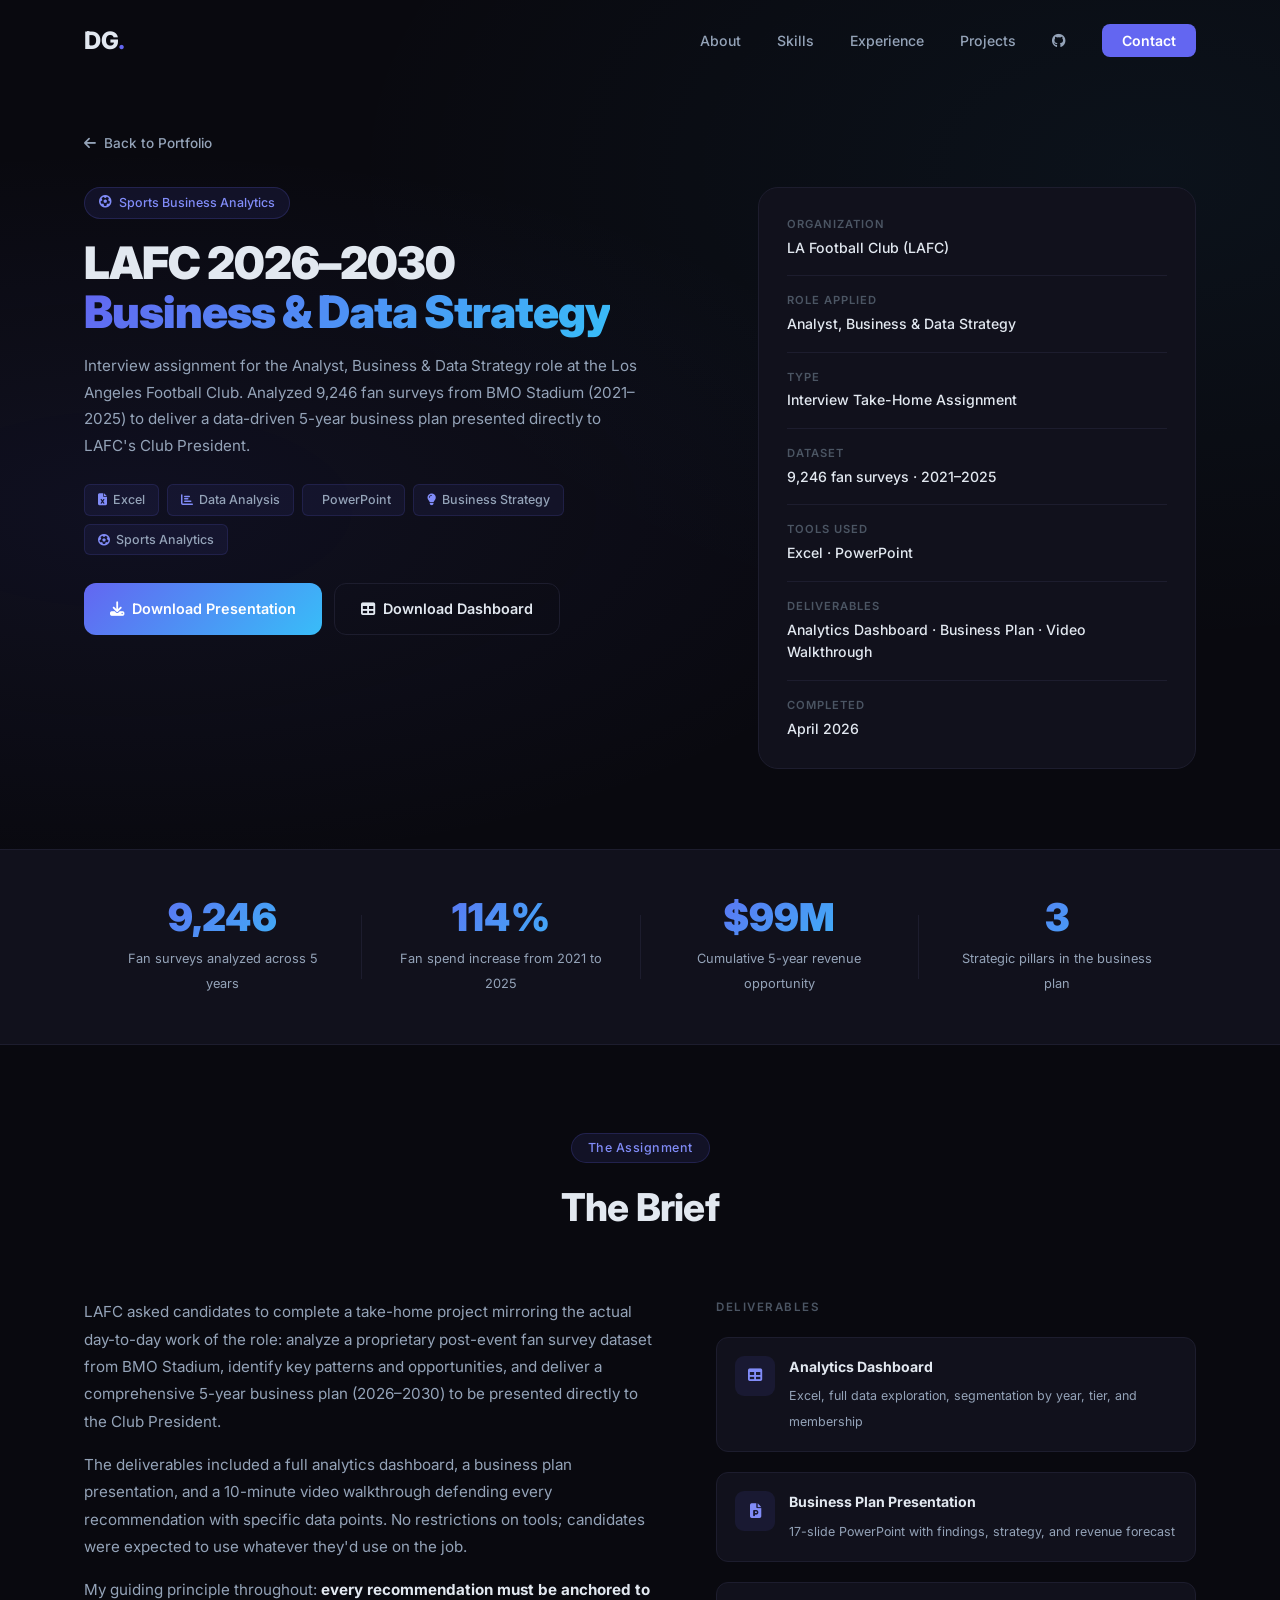
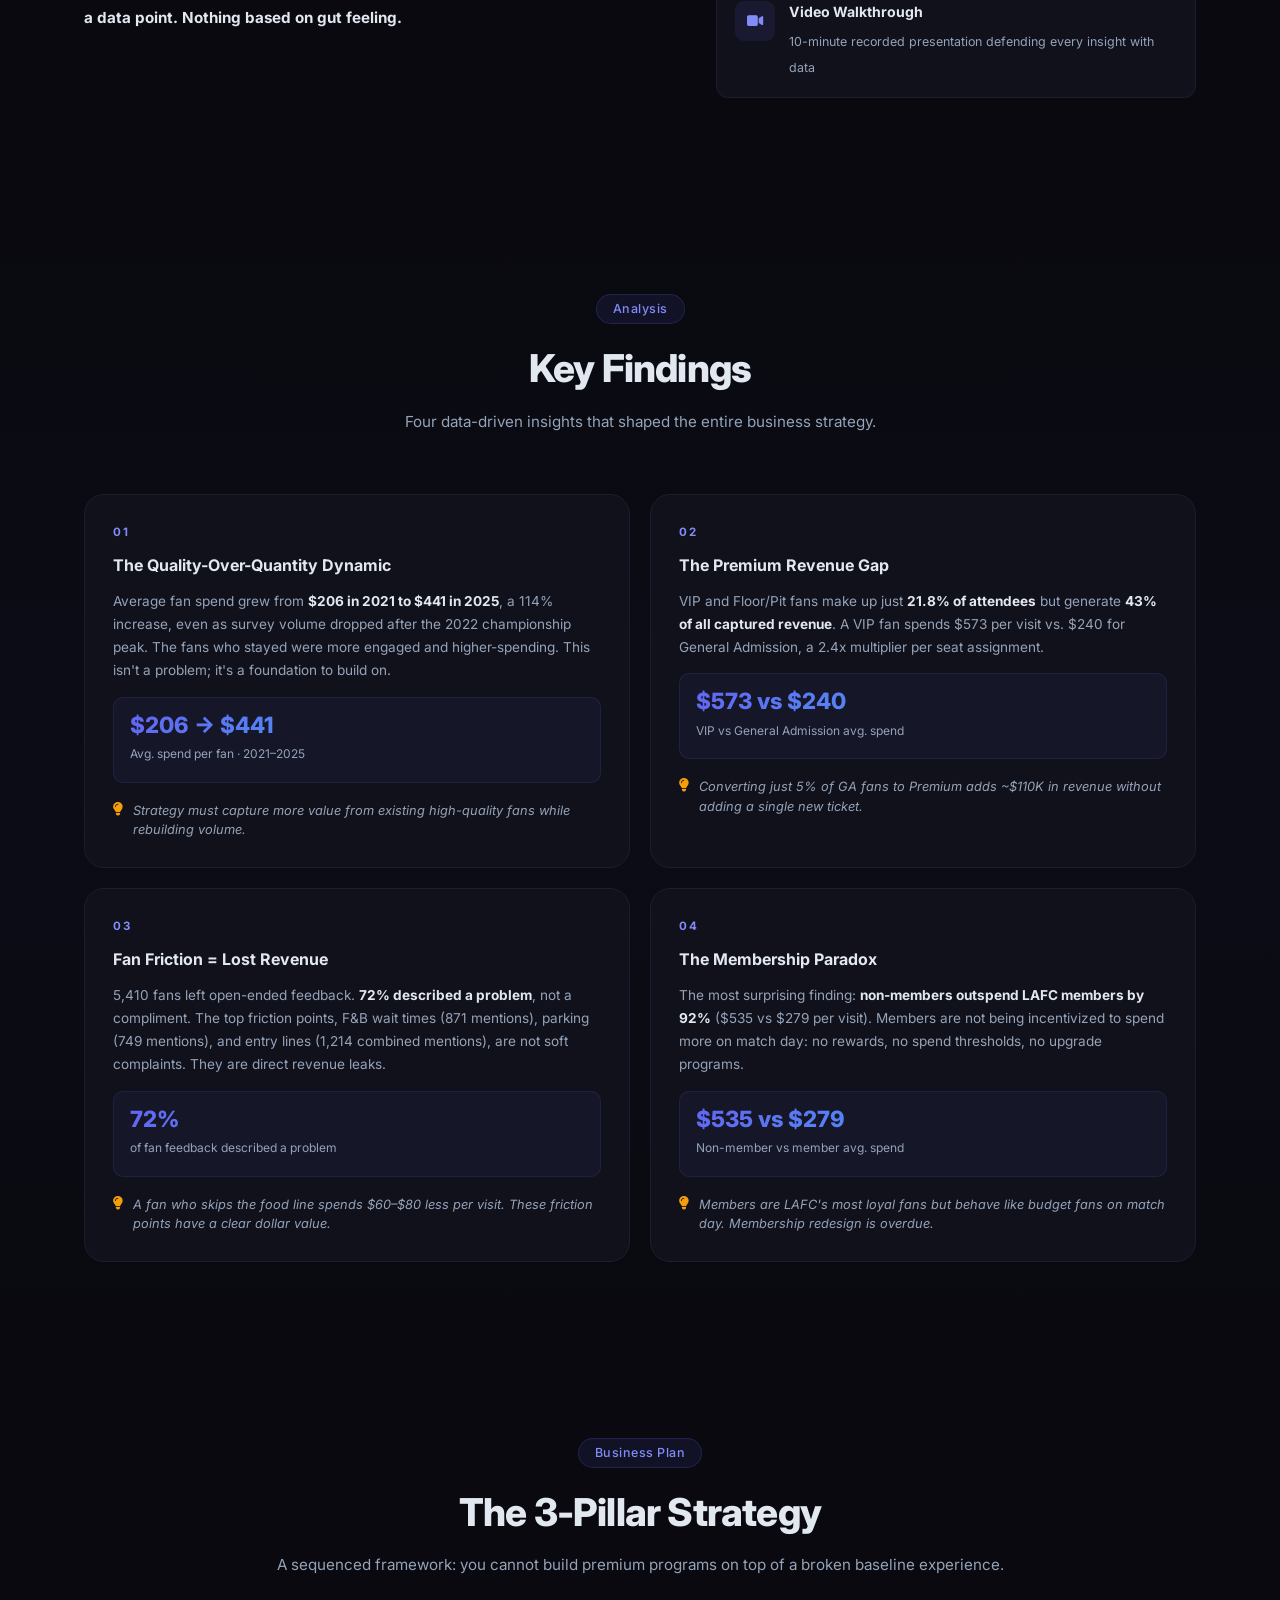
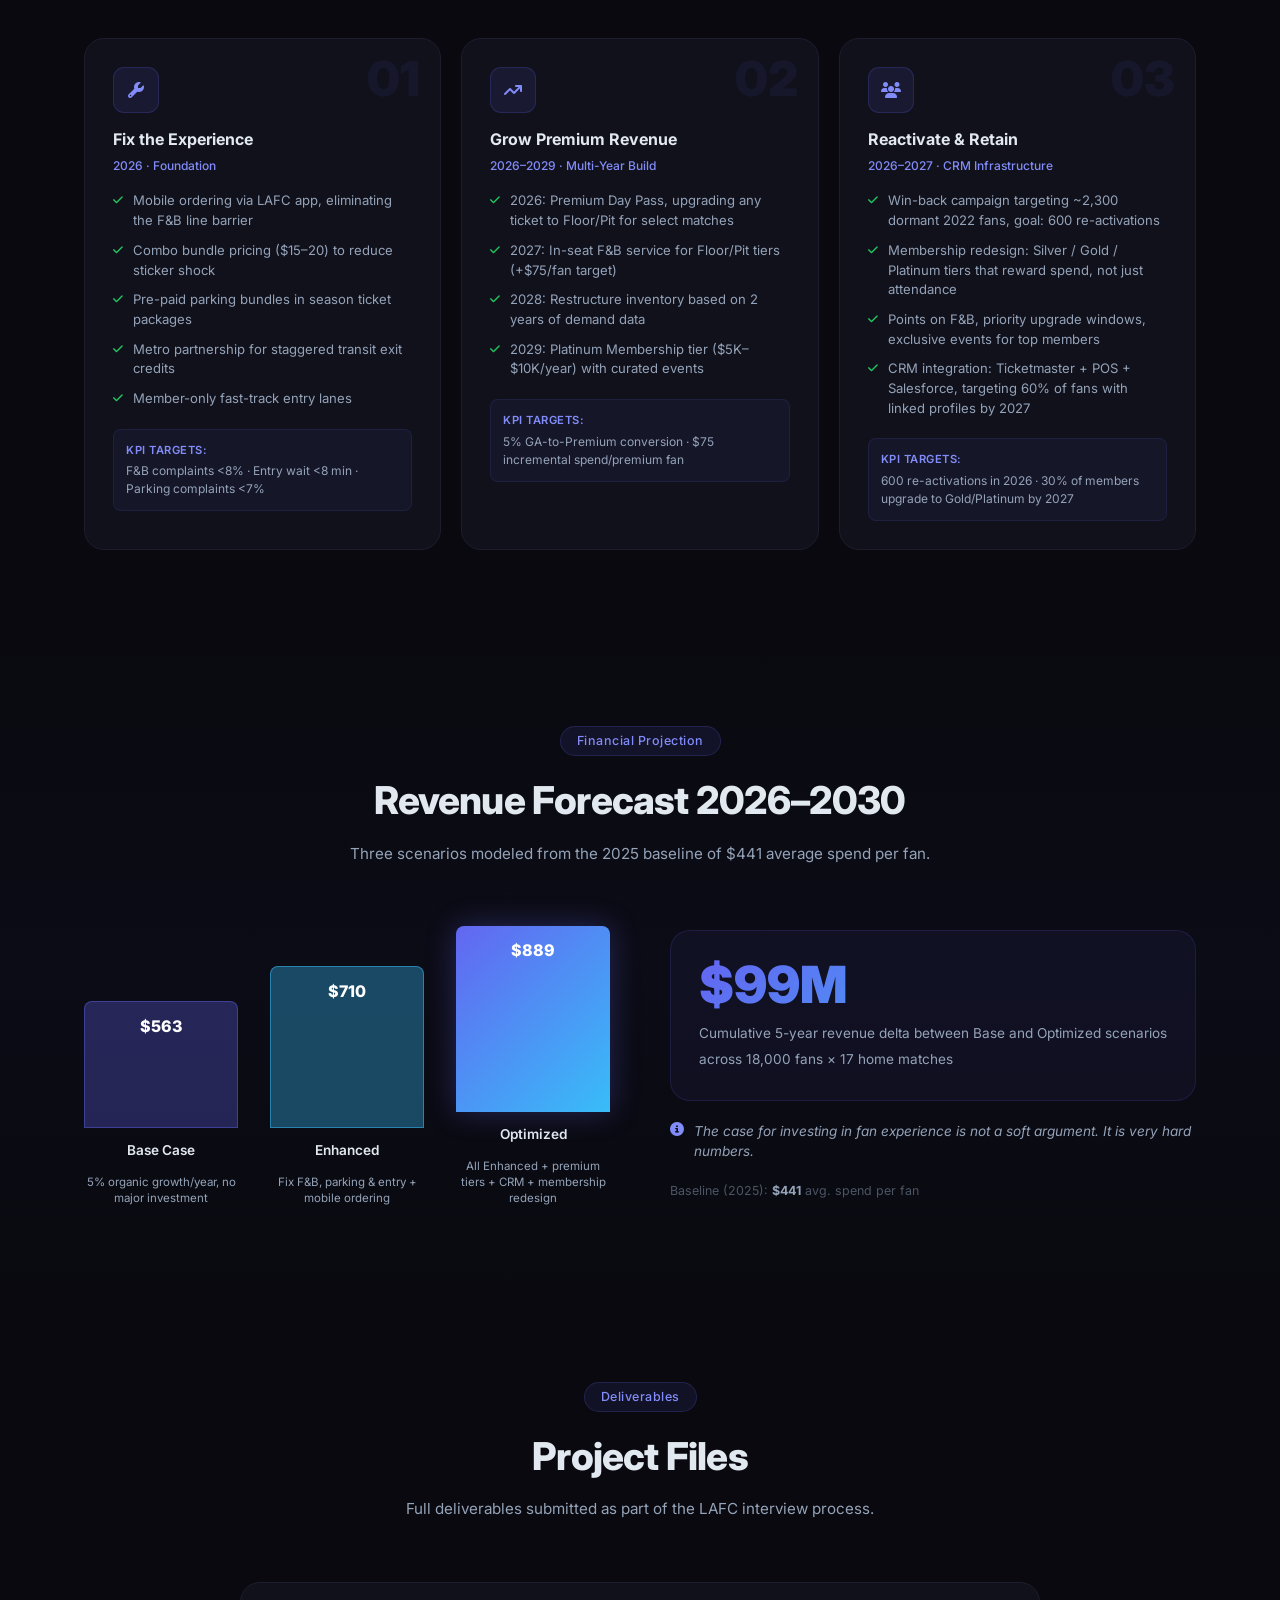
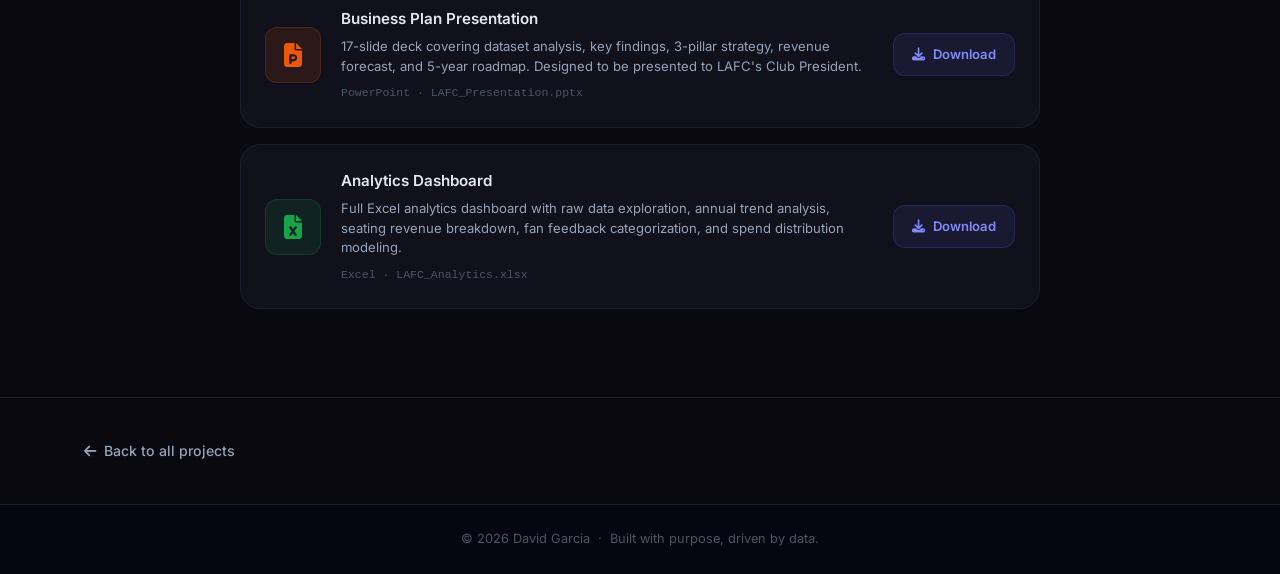
<file: lafc.html>
<!DOCTYPE html>
<html lang="en">
<head>
    <meta charset="UTF-8">
    <meta name="viewport" content="width=device-width, initial-scale=1.0">
    <title>LAFC Business Strategy | David Garcia</title>
    <link rel="stylesheet" href="css/style.css">
    <link rel="stylesheet" href="css/project.css">
    <link rel="preconnect" href="https://fonts.googleapis.com">
    <link rel="preconnect" href="https://fonts.gstatic.com" crossorigin>
    <link href="https://fonts.googleapis.com/css2?family=Inter:wght@300;400;500;600;700;800;900&display=swap" rel="stylesheet">
    <link rel="stylesheet" href="https://cdnjs.cloudflare.com/ajax/libs/font-awesome/6.5.0/css/all.min.css">
</head>
<body>

    <!-- NAVBAR -->
    <nav class="navbar scrolled" id="navbar">
        <div class="nav-container">
            <a href="index.html" class="nav-logo">DG<span class="accent">.</span></a>
            <ul class="nav-links" id="navLinks">
                <li><a href="index.html#about">About</a></li>
                <li><a href="index.html#skills">Skills</a></li>
                <li><a href="index.html#experience">Experience</a></li>
                <li><a href="index.html#projects">Projects</a></li>
                <li><a href="https://github.com/garciagbusiness/garciagbusiness.github.io" target="_blank" rel="noopener" aria-label="GitHub" class="nav-github"><i class="fab fa-github"></i></a></li>
                <li><a href="index.html#contact" class="btn-nav">Contact</a></li>
            </ul>
            <div class="hamburger" id="hamburger">
                <span></span><span></span><span></span>
            </div>
        </div>
    </nav>

    <!-- PROJECT HERO -->
    <section class="proj-hero">
        <div class="proj-hero-bg"></div>
        <div class="container">
            <a href="index.html#projects" class="breadcrumb">
                <i class="fas fa-arrow-left"></i> Back to Portfolio
            </a>
            <div class="proj-hero-content">
                <div class="proj-hero-left">
                    <div class="proj-category-badge">
                        <i class="fas fa-futbol"></i> Sports Business Analytics
                    </div>
                    <h1 class="proj-title">LAFC 2026–2030<br><span class="gradient-text">Business & Data Strategy</span></h1>
                    <p class="proj-subtitle">
                        Interview assignment for the Analyst, Business & Data Strategy role at the Los Angeles Football Club.
                        Analyzed 9,246 fan surveys from BMO Stadium (2021–2025) to deliver a data-driven 5-year business plan
                        presented directly to LAFC's Club President.
                    </p>
                    <div class="proj-tool-badges">
                        <span><i class="fas fa-file-excel"></i> Excel</span>
                        <span><i class="fas fa-chart-bar"></i> Data Analysis</span>
                        <span><i class="fas fa-presentation-screen"></i> PowerPoint</span>
                        <span><i class="fas fa-lightbulb"></i> Business Strategy</span>
                        <span><i class="fas fa-futbol"></i> Sports Analytics</span>
                    </div>
                    <div class="proj-cta-row">
                        <a href="assets/lafc/LAFC_Presentation.pptx" download class="btn btn-primary">
                            <i class="fas fa-download"></i> Download Presentation
                        </a>
                        <a href="assets/lafc/LAFC_Analytics.xlsx" download class="btn btn-secondary">
                            <i class="fas fa-table"></i> Download Dashboard
                        </a>
                    </div>
                </div>
                <div class="proj-hero-right">
                    <div class="proj-meta-card">
                        <div class="proj-meta-item">
                            <span class="meta-label">Organization</span>
                            <span class="meta-value">LA Football Club (LAFC)</span>
                        </div>
                        <div class="proj-meta-item">
                            <span class="meta-label">Role Applied</span>
                            <span class="meta-value">Analyst, Business & Data Strategy</span>
                        </div>
                        <div class="proj-meta-item">
                            <span class="meta-label">Type</span>
                            <span class="meta-value">Interview Take-Home Assignment</span>
                        </div>
                        <div class="proj-meta-item">
                            <span class="meta-label">Dataset</span>
                            <span class="meta-value">9,246 fan surveys · 2021–2025</span>
                        </div>
                        <div class="proj-meta-item">
                            <span class="meta-label">Tools Used</span>
                            <span class="meta-value">Excel · PowerPoint</span>
                        </div>
                        <div class="proj-meta-item">
                            <span class="meta-label">Deliverables</span>
                            <span class="meta-value">Analytics Dashboard · Business Plan · Video Walkthrough</span>
                        </div>
                        <div class="proj-meta-item">
                            <span class="meta-label">Completed</span>
                            <span class="meta-value">April 2026</span>
                        </div>
                    </div>
                </div>
            </div>
        </div>
    </section>

    <!-- KEY METRICS BAR -->
    <section class="metrics-bar">
        <div class="container">
            <div class="metrics-grid">
                <div class="metric-item fade-up">
                    <span class="metric-num">9,246</span>
                    <span class="metric-desc">Fan surveys analyzed across 5 years</span>
                </div>
                <div class="metric-divider"></div>
                <div class="metric-item fade-up">
                    <span class="metric-num">114%</span>
                    <span class="metric-desc">Fan spend increase from 2021 to 2025</span>
                </div>
                <div class="metric-divider"></div>
                <div class="metric-item fade-up">
                    <span class="metric-num">$99M</span>
                    <span class="metric-desc">Cumulative 5-year revenue opportunity</span>
                </div>
                <div class="metric-divider"></div>
                <div class="metric-item fade-up">
                    <span class="metric-num">3</span>
                    <span class="metric-desc">Strategic pillars in the business plan</span>
                </div>
            </div>
        </div>
    </section>

    <!-- SECTION: CONTEXT -->
    <section class="proj-section">
        <div class="container">
            <div class="section-header fade-up">
                <span class="section-tag">The Assignment</span>
                <h2 class="section-title">The Brief</h2>
            </div>
            <div class="context-grid fade-up">
                <div class="context-text">
                    <p>
                        LAFC asked candidates to complete a take-home project mirroring the actual day-to-day work of the role:
                        analyze a proprietary post-event fan survey dataset from BMO Stadium, identify key patterns and opportunities,
                        and deliver a comprehensive 5-year business plan (2026–2030) to be presented directly to the Club President.
                    </p>
                    <p>
                        The deliverables included a full analytics dashboard, a business plan presentation, and a
                        10-minute video walkthrough defending every recommendation with specific data points.
                        No restrictions on tools; candidates were expected to use whatever they'd use on the job.
                    </p>
                    <p>
                        My guiding principle throughout: <strong>every recommendation must be anchored to a data point.
                        Nothing based on gut feeling.</strong>
                    </p>
                </div>
                <div class="context-deliverables">
                    <h3>Deliverables</h3>
                    <div class="deliverable-item">
                        <div class="deliverable-icon"><i class="fas fa-table"></i></div>
                        <div>
                            <strong>Analytics Dashboard</strong>
                            <span>Excel, full data exploration, segmentation by year, tier, and membership</span>
                        </div>
                    </div>
                    <div class="deliverable-item">
                        <div class="deliverable-icon"><i class="fas fa-file-powerpoint"></i></div>
                        <div>
                            <strong>Business Plan Presentation</strong>
                            <span>17-slide PowerPoint with findings, strategy, and revenue forecast</span>
                        </div>
                    </div>
                    <div class="deliverable-item">
                        <div class="deliverable-icon"><i class="fas fa-video"></i></div>
                        <div>
                            <strong>Video Walkthrough</strong>
                            <span>10-minute recorded presentation defending every insight with data</span>
                        </div>
                    </div>
                </div>
            </div>
        </div>
    </section>

    <!-- SECTION: KEY FINDINGS -->
    <section class="proj-section alt-bg">
        <div class="container">
            <div class="section-header fade-up">
                <span class="section-tag">Analysis</span>
                <h2 class="section-title">Key Findings</h2>
                <p class="section-description">Four data-driven insights that shaped the entire business strategy.</p>
            </div>
            <div class="findings-grid">

                <!-- Finding 1 -->
                <div class="finding-card fade-up">
                    <div class="finding-number">01</div>
                    <h3>The Quality-Over-Quantity Dynamic</h3>
                    <p>
                        Average fan spend grew from <strong>$206 in 2021 to $441 in 2025</strong>, a 114% increase,
                        even as survey volume dropped after the 2022 championship peak. The fans who stayed were more
                        engaged and higher-spending. This isn't a problem; it's a foundation to build on.
                    </p>
                    <div class="finding-callout">
                        <div class="callout-stat">
                            <span class="callout-num">$206 → $441</span>
                            <span class="callout-label">Avg. spend per fan · 2021–2025</span>
                        </div>
                    </div>
                    <div class="finding-insight">
                        <i class="fas fa-lightbulb"></i>
                        <span>Strategy must capture more value from existing high-quality fans while rebuilding volume.</span>
                    </div>
                </div>

                <!-- Finding 2 -->
                <div class="finding-card fade-up">
                    <div class="finding-number">02</div>
                    <h3>The Premium Revenue Gap</h3>
                    <p>
                        VIP and Floor/Pit fans make up just <strong>21.8% of attendees</strong> but generate
                        <strong>43% of all captured revenue</strong>. A VIP fan spends $573 per visit vs. $240 for
                        General Admission, a 2.4x multiplier per seat assignment.
                    </p>
                    <div class="finding-callout">
                        <div class="callout-stat">
                            <span class="callout-num">$573 vs $240</span>
                            <span class="callout-label">VIP vs General Admission avg. spend</span>
                        </div>
                    </div>
                    <div class="finding-insight">
                        <i class="fas fa-lightbulb"></i>
                        <span>Converting just 5% of GA fans to Premium adds ~$110K in revenue without adding a single new ticket.</span>
                    </div>
                </div>

                <!-- Finding 3 -->
                <div class="finding-card fade-up">
                    <div class="finding-number">03</div>
                    <h3>Fan Friction = Lost Revenue</h3>
                    <p>
                        5,410 fans left open-ended feedback. <strong>72% described a problem</strong>, not a compliment.
                        The top friction points, F&B wait times (871 mentions), parking (749 mentions), and entry lines
                        (1,214 combined mentions), are not soft complaints. They are direct revenue leaks.
                    </p>
                    <div class="finding-callout">
                        <div class="callout-stat">
                            <span class="callout-num">72%</span>
                            <span class="callout-label">of fan feedback described a problem</span>
                        </div>
                    </div>
                    <div class="finding-insight">
                        <i class="fas fa-lightbulb"></i>
                        <span>A fan who skips the food line spends $60–$80 less per visit. These friction points have a clear dollar value.</span>
                    </div>
                </div>

                <!-- Finding 4 -->
                <div class="finding-card fade-up">
                    <div class="finding-number">04</div>
                    <h3>The Membership Paradox</h3>
                    <p>
                        The most surprising finding: <strong>non-members outspend LAFC members by 92%</strong>
                        ($535 vs $279 per visit). Members are not being incentivized to spend more on match day:
                        no rewards, no spend thresholds, no upgrade programs.
                    </p>
                    <div class="finding-callout">
                        <div class="callout-stat">
                            <span class="callout-num">$535 vs $279</span>
                            <span class="callout-label">Non-member vs member avg. spend</span>
                        </div>
                    </div>
                    <div class="finding-insight">
                        <i class="fas fa-lightbulb"></i>
                        <span>Members are LAFC's most loyal fans but behave like budget fans on match day. Membership redesign is overdue.</span>
                    </div>
                </div>

            </div>
        </div>
    </section>

    <!-- SECTION: STRATEGY -->
    <section class="proj-section">
        <div class="container">
            <div class="section-header fade-up">
                <span class="section-tag">Business Plan</span>
                <h2 class="section-title">The 3-Pillar Strategy</h2>
                <p class="section-description">A sequenced framework: you cannot build premium programs on top of a broken baseline experience.</p>
            </div>
            <div class="pillars-grid">
                <div class="pillar-card fade-up">
                    <div class="pillar-number">01</div>
                    <div class="pillar-icon"><i class="fas fa-wrench"></i></div>
                    <h3>Fix the Experience</h3>
                    <p class="pillar-timeline">2026 · Foundation</p>
                    <ul class="pillar-actions">
                        <li><i class="fas fa-check"></i> Mobile ordering via LAFC app, eliminating the F&B line barrier</li>
                        <li><i class="fas fa-check"></i> Combo bundle pricing ($15–20) to reduce sticker shock</li>
                        <li><i class="fas fa-check"></i> Pre-paid parking bundles in season ticket packages</li>
                        <li><i class="fas fa-check"></i> Metro partnership for staggered transit exit credits</li>
                        <li><i class="fas fa-check"></i> Member-only fast-track entry lanes</li>
                    </ul>
                    <div class="pillar-kpi">
                        <span>KPI Targets:</span> F&B complaints &lt;8% · Entry wait &lt;8 min · Parking complaints &lt;7%
                    </div>
                </div>
                <div class="pillar-card fade-up">
                    <div class="pillar-number">02</div>
                    <div class="pillar-icon"><i class="fas fa-arrow-trend-up"></i></div>
                    <h3>Grow Premium Revenue</h3>
                    <p class="pillar-timeline">2026–2029 · Multi-Year Build</p>
                    <ul class="pillar-actions">
                        <li><i class="fas fa-check"></i> 2026: Premium Day Pass, upgrading any ticket to Floor/Pit for select matches</li>
                        <li><i class="fas fa-check"></i> 2027: In-seat F&B service for Floor/Pit tiers (+$75/fan target)</li>
                        <li><i class="fas fa-check"></i> 2028: Restructure inventory based on 2 years of demand data</li>
                        <li><i class="fas fa-check"></i> 2029: Platinum Membership tier ($5K–$10K/year) with curated events</li>
                    </ul>
                    <div class="pillar-kpi">
                        <span>KPI Targets:</span> 5% GA-to-Premium conversion · $75 incremental spend/premium fan
                    </div>
                </div>
                <div class="pillar-card fade-up">
                    <div class="pillar-number">03</div>
                    <div class="pillar-icon"><i class="fas fa-users"></i></div>
                    <h3>Reactivate & Retain</h3>
                    <p class="pillar-timeline">2026–2027 · CRM Infrastructure</p>
                    <ul class="pillar-actions">
                        <li><i class="fas fa-check"></i> Win-back campaign targeting ~2,300 dormant 2022 fans, goal: 600 re-activations</li>
                        <li><i class="fas fa-check"></i> Membership redesign: Silver / Gold / Platinum tiers that reward spend, not just attendance</li>
                        <li><i class="fas fa-check"></i> Points on F&B, priority upgrade windows, exclusive events for top members</li>
                        <li><i class="fas fa-check"></i> CRM integration: Ticketmaster + POS + Salesforce, targeting 60% of fans with linked profiles by 2027</li>
                    </ul>
                    <div class="pillar-kpi">
                        <span>KPI Targets:</span> 600 re-activations in 2026 · 30% of members upgrade to Gold/Platinum by 2027
                    </div>
                </div>
            </div>
        </div>
    </section>

    <!-- SECTION: REVENUE FORECAST -->
    <section class="proj-section alt-bg">
        <div class="container">
            <div class="section-header fade-up">
                <span class="section-tag">Financial Projection</span>
                <h2 class="section-title">Revenue Forecast 2026–2030</h2>
                <p class="section-description">Three scenarios modeled from the 2025 baseline of $441 average spend per fan.</p>
            </div>
            <div class="forecast-layout fade-up">
                <div class="forecast-bars">
                    <div class="forecast-scenario">
                        <div class="forecast-bar-wrap">
                            <div class="forecast-bar base" style="--pct: 63%">
                                <span class="bar-label">$563</span>
                            </div>
                        </div>
                        <div class="scenario-name">Base Case</div>
                        <div class="scenario-desc">5% organic growth/year, no major investment</div>
                    </div>
                    <div class="forecast-scenario">
                        <div class="forecast-bar-wrap">
                            <div class="forecast-bar enhanced" style="--pct: 80%">
                                <span class="bar-label">$710</span>
                            </div>
                        </div>
                        <div class="scenario-name">Enhanced</div>
                        <div class="scenario-desc">Fix F&B, parking & entry + mobile ordering</div>
                    </div>
                    <div class="forecast-scenario">
                        <div class="forecast-bar-wrap">
                            <div class="forecast-bar optimized" style="--pct: 100%">
                                <span class="bar-label">$889</span>
                            </div>
                        </div>
                        <div class="scenario-name">Optimized</div>
                        <div class="scenario-desc">All Enhanced + premium tiers + CRM + membership redesign</div>
                    </div>
                </div>
                <div class="forecast-callout">
                    <div class="big-callout">
                        <span class="big-num">$99M</span>
                        <span class="big-desc">Cumulative 5-year revenue delta between Base and Optimized scenarios across 18,000 fans × 17 home matches</span>
                    </div>
                    <div class="forecast-note">
                        <i class="fas fa-info-circle"></i>
                        The case for investing in fan experience is not a soft argument. It is very hard numbers.
                    </div>
                    <div class="baseline-note">
                        Baseline (2025): <strong>$441</strong> avg. spend per fan
                    </div>
                </div>
            </div>
        </div>
    </section>

    <!-- SECTION: FILES -->
    <section class="proj-section">
        <div class="container">
            <div class="section-header fade-up">
                <span class="section-tag">Deliverables</span>
                <h2 class="section-title">Project Files</h2>
                <p class="section-description">Full deliverables submitted as part of the LAFC interview process.</p>
            </div>
            <div class="files-grid fade-up">
                <div class="file-card">
                    <div class="file-icon pptx"><i class="fas fa-file-powerpoint"></i></div>
                    <div class="file-info">
                        <h3>Business Plan Presentation</h3>
                        <p>17-slide deck covering dataset analysis, key findings, 3-pillar strategy, revenue forecast, and 5-year roadmap. Designed to be presented to LAFC's Club President.</p>
                        <div class="file-meta">PowerPoint · LAFC_Presentation.pptx</div>
                    </div>
                    <a href="assets/lafc/LAFC_Presentation.pptx" download class="file-download-btn">
                        <i class="fas fa-download"></i> Download
                    </a>
                </div>
                <div class="file-card">
                    <div class="file-icon xlsx"><i class="fas fa-file-excel"></i></div>
                    <div class="file-info">
                        <h3>Analytics Dashboard</h3>
                        <p>Full Excel analytics dashboard with raw data exploration, annual trend analysis, seating revenue breakdown, fan feedback categorization, and spend distribution modeling.</p>
                        <div class="file-meta">Excel · LAFC_Analytics.xlsx</div>
                    </div>
                    <a href="assets/lafc/LAFC_Analytics.xlsx" download class="file-download-btn">
                        <i class="fas fa-download"></i> Download
                    </a>
                </div>
            </div>
        </div>
    </section>

    <!-- NEXT PROJECT NAV -->
    <section class="proj-nav">
        <div class="container">
            <a href="index.html#projects" class="proj-nav-back">
                <i class="fas fa-arrow-left"></i> Back to all projects
            </a>
        </div>
    </section>

    <!-- FOOTER -->
    <footer class="footer">
        <div class="container">
            <p>© 2026 David Garcia &nbsp;·&nbsp; Built with purpose, driven by data.</p>
        </div>
    </footer>

    <script src="js/main.js"></script>
</body>
</html>
</file>
<file: css/style.css>
/* ==========================================
   RESET & VARIABLES
========================================== */
*, *::before, *::after {
    margin: 0;
    padding: 0;
    box-sizing: border-box;
}

:root {
    --bg:           #09090f;
    --bg-card:      #11111c;
    --border:       #1d1d2e;
    --border-hover: rgba(99, 102, 241, 0.35);
    --primary:      #6366f1;
    --primary-lt:   #818cf8;
    --accent:       #38bdf8;
    --text:         #e2e8f0;
    --text-muted:   #94a3b8;
    --text-dim:     #4b5563;
    --gradient:     linear-gradient(135deg, #6366f1, #38bdf8);
    --radius:       12px;
    --radius-lg:    20px;
    --transition:   0.3s ease;
    --font:         'Inter', sans-serif;
}

html { scroll-behavior: smooth; }

body {
    font-family: var(--font);
    background: var(--bg);
    color: var(--text);
    line-height: 1.6;
    overflow-x: hidden;
}

a { text-decoration: none; color: inherit; }
ul { list-style: none; }
img { max-width: 100%; display: block; }

.container {
    max-width: 1160px;
    margin: 0 auto;
    padding: 0 24px;
}

/* ==========================================
   NAVBAR
========================================== */
.navbar {
    position: fixed;
    top: 0; left: 0; right: 0;
    z-index: 1000;
    padding: 22px 0;
    transition: all var(--transition);
}

.navbar.scrolled {
    background: rgba(9, 9, 15, 0.92);
    backdrop-filter: blur(24px);
    padding: 14px 0;
    border-bottom: 1px solid var(--border);
}

.nav-container {
    max-width: 1160px;
    margin: 0 auto;
    padding: 0 24px;
    display: flex;
    align-items: center;
    justify-content: space-between;
}

.nav-logo {
    font-size: 1.5rem;
    font-weight: 800;
    letter-spacing: -0.5px;
}

.nav-logo .accent { color: var(--primary); }

.nav-links {
    display: flex;
    align-items: center;
    gap: 36px;
}

.nav-links a {
    color: var(--text-muted);
    font-size: 0.88rem;
    font-weight: 500;
    transition: color var(--transition);
}

.nav-links a:hover { color: var(--text); }

.btn-nav {
    background: var(--primary) !important;
    color: #fff !important;
    padding: 8px 20px !important;
    border-radius: 8px;
    font-weight: 600 !important;
    transition: all var(--transition) !important;
}

.btn-nav:hover {
    background: var(--primary-lt) !important;
    transform: translateY(-1px);
}

.nav-github {
    font-size: 1.05rem;
    display: flex;
    align-items: center;
}

.hamburger {
    display: none;
    flex-direction: column;
    gap: 5px;
    cursor: pointer;
}

.hamburger span {
    width: 24px;
    height: 2px;
    background: var(--text);
    border-radius: 2px;
    transition: var(--transition);
}

/* ==========================================
   HERO
========================================== */
.hero {
    display: flex;
    align-items: center;
    position: relative;
    overflow: hidden;
}

.hero-bg {
    position: absolute;
    inset: 0;
    background:
        radial-gradient(ellipse at 15% 55%, rgba(99,102,241,0.09) 0%, transparent 55%),
        radial-gradient(ellipse at 85% 20%, rgba(56,189,248,0.06) 0%, transparent 55%);
}

.grid-overlay {
    position: absolute;
    inset: 0;
    background-image:
        linear-gradient(rgba(99,102,241,0.04) 1px, transparent 1px),
        linear-gradient(90deg, rgba(99,102,241,0.04) 1px, transparent 1px);
    background-size: 64px 64px;
}

.hero-container {
    max-width: 1160px;
    margin: 0 auto;
    padding: 100px 24px 90px;
    display: grid;
    grid-template-columns: 1fr 1fr;
    gap: 80px;
    align-items: center;
    position: relative;
    z-index: 1;
}

/* Hero content */
.hero-tag {
    display: inline-flex;
    align-items: center;
    gap: 8px;
    background: rgba(99,102,241,0.1);
    border: 1px solid rgba(99,102,241,0.2);
    color: var(--primary-lt);
    padding: 6px 16px;
    border-radius: 100px;
    font-size: 0.8rem;
    font-weight: 500;
    margin-bottom: 24px;
}

.dot {
    width: 7px;
    height: 7px;
    background: #22c55e;
    border-radius: 50%;
    animation: blink 2s ease-in-out infinite;
}

@keyframes blink {
    0%, 100% { opacity: 1; }
    50%       { opacity: 0.3; }
}

.hero-title {
    font-size: clamp(2.4rem, 4vw, 3.6rem);
    font-weight: 900;
    line-height: 1.08;
    letter-spacing: -1.5px;
    margin-bottom: 12px;
}

.gradient-text {
    background: var(--gradient);
    -webkit-background-clip: text;
    -webkit-text-fill-color: transparent;
    background-clip: text;
}

.hero-subtitle {
    font-size: 1.35rem;
    font-weight: 500;
    color: var(--text-muted);
    margin-bottom: 20px;
}

.hero-description {
    font-size: 0.97rem;
    color: var(--text-muted);
    line-height: 1.75;
    max-width: 500px;
    margin-bottom: 36px;
}

.hero-cta {
    display: flex;
    gap: 14px;
    margin-bottom: 52px;
    flex-wrap: wrap;
}

.btn {
    padding: 13px 26px;
    border-radius: var(--radius);
    font-weight: 600;
    font-size: 0.9rem;
    transition: all var(--transition);
    display: inline-flex;
    align-items: center;
    gap: 8px;
}

.btn-primary {
    background: var(--gradient);
    color: #fff;
    border: none;
}

.btn-primary:hover {
    transform: translateY(-2px);
    box-shadow: 0 8px 32px rgba(99,102,241,0.4);
}

.btn-secondary {
    background: transparent;
    color: var(--text);
    border: 1px solid var(--border);
}

.btn-secondary:hover {
    border-color: var(--primary);
    color: var(--primary-lt);
    transform: translateY(-2px);
}

.hero-stats {
    display: flex;
    gap: 36px;
}

.stat-number {
    display: block;
    font-size: 1.9rem;
    font-weight: 800;
    color: var(--primary-lt);
    line-height: 1;
}

.stat-label {
    display: block;
    font-size: 0.72rem;
    color: var(--text-dim);
    margin-top: 5px;
    max-width: 90px;
    line-height: 1.35;
}

/* Hero image */
.hero-image {
    position: relative;
    display: flex;
    justify-content: center;
    align-items: center;
}

.image-wrapper {
    position: relative;
    width: 340px;
    height: 380px;
}

.profile-img {
    width: 100%;
    height: 100%;
    object-fit: cover;
    border-radius: 24px;
    position: relative;
    z-index: 1;
}

.image-glow {
    position: absolute;
    inset: -6px;
    border-radius: 28px;
    background: var(--gradient);
    z-index: 0;
    opacity: 0.4;
    filter: blur(22px);
}

.floating-card {
    position: absolute;
    background: rgba(17,17,28,0.92);
    backdrop-filter: blur(20px);
    border: 1px solid var(--border);
    padding: 11px 18px;
    border-radius: var(--radius);
    display: flex;
    align-items: center;
    gap: 10px;
    font-size: 0.82rem;
    font-weight: 500;
    z-index: 2;
}

.floating-card i { color: var(--primary-lt); font-size: 0.95rem; }

.card-1 {
    top: 24px;
    right: -36px;
    animation: floatA 3.5s ease-in-out infinite;
}

.card-2 {
    bottom: 48px;
    left: -36px;
    animation: floatB 3.5s ease-in-out infinite;
}

.card-3 {
    top: 178px;
    left: -50px;
    animation: floatB 3.8s ease-in-out infinite;
}

.card-4 {
    bottom: 172px;
    right: -50px;
    animation: floatA 3.8s ease-in-out infinite;
}

@keyframes floatA {
    0%, 100% { transform: translateY(0px); }
    50%       { transform: translateY(-10px); }
}
@keyframes floatB {
    0%, 100% { transform: translateY(-5px); }
    50%       { transform: translateY(5px); }
}

.scroll-hint {
    position: absolute;
    bottom: 36px;
    left: 50%;
    transform: translateX(-50%);
    display: flex;
    flex-direction: column;
    align-items: center;
    gap: 8px;
    color: var(--text-dim);
    font-size: 0.72rem;
    letter-spacing: 1px;
}

.scroll-line {
    width: 1px;
    height: 36px;
    background: linear-gradient(to bottom, var(--primary), transparent);
    animation: scrollPulse 1.8s ease-in-out infinite;
}

@keyframes scrollPulse {
    0%   { transform: scaleY(0); transform-origin: top; opacity: 1; }
    50%  { transform: scaleY(1); transform-origin: top; opacity: 1; }
    51%  { transform: scaleY(1); transform-origin: bottom; opacity: 1; }
    100% { transform: scaleY(0); transform-origin: bottom; opacity: 0; }
}

/* ==========================================
   SECTION SHARED
========================================== */
section { padding: 104px 0; }

.section-header {
    text-align: center;
    margin-bottom: 60px;
}

.section-tag {
    display: inline-block;
    background: rgba(99,102,241,0.1);
    border: 1px solid rgba(99,102,241,0.2);
    color: var(--primary-lt);
    padding: 4px 16px;
    border-radius: 100px;
    font-size: 0.78rem;
    font-weight: 500;
    letter-spacing: 0.5px;
    margin-bottom: 14px;
}

.section-title {
    font-size: clamp(1.8rem, 3vw, 2.5rem);
    font-weight: 800;
    letter-spacing: -0.8px;
}

.section-description {
    color: var(--text-muted);
    margin-top: 10px;
    font-size: 0.95rem;
}

/* ==========================================
   ABOUT
========================================== */
.about-grid {
    display: grid;
    grid-template-columns: 1.15fr 1fr;
    gap: 64px;
    align-items: start;
}

.about-text p {
    color: var(--text-muted);
    line-height: 1.8;
    margin-bottom: 18px;
    font-size: 0.95rem;
}

.about-text strong { color: var(--text); }

.about-highlights {
    margin-top: 32px;
    display: flex;
    flex-direction: column;
    gap: 18px;
}

.highlight {
    display: flex;
    align-items: flex-start;
    gap: 14px;
}

.highlight-icon {
    width: 38px;
    height: 38px;
    background: rgba(99,102,241,0.1);
    border: 1px solid rgba(99,102,241,0.2);
    border-radius: 10px;
    display: flex;
    align-items: center;
    justify-content: center;
    color: var(--primary-lt);
    flex-shrink: 0;
    font-size: 0.85rem;
}

.highlight strong {
    display: block;
    font-size: 0.88rem;
    color: var(--text);
    margin-bottom: 2px;
}

.highlight span {
    font-size: 0.8rem;
    color: var(--text-muted);
}

.side-label {
    font-size: 0.72rem;
    font-weight: 600;
    color: var(--text-dim);
    text-transform: uppercase;
    letter-spacing: 1.5px;
    margin-bottom: 16px;
}

.edu-card {
    display: flex;
    gap: 14px;
    background: var(--bg-card);
    border: 1px solid var(--border);
    border-radius: var(--radius);
    padding: 18px;
    margin-bottom: 14px;
    transition: border-color var(--transition);
}

.edu-card:hover { border-color: var(--border-hover); }

.edu-badge {
    width: 44px;
    height: 44px;
    background: var(--gradient);
    border-radius: 10px;
    display: flex;
    align-items: center;
    justify-content: center;
    font-weight: 800;
    font-size: 0.7rem;
    color: #fff;
    flex-shrink: 0;
}

.edu-logo {
    height: 44px;
    min-width: 44px;
    max-width: 160px;
    background: #fff;
    border-radius: 10px;
    display: flex;
    align-items: center;
    justify-content: center;
    padding: 4px 8px;
    flex-shrink: 0;
    box-sizing: border-box;
}

.edu-logo img {
    max-width: 100%;
    max-height: 100%;
    object-fit: contain;
}

.edu-info h4 {
    font-size: 0.88rem;
    font-weight: 600;
    margin-bottom: 3px;
}

.edu-degree {
    font-size: 0.82rem;
    color: var(--text-muted);
    margin-bottom: 3px;
}

.edu-meta {
    font-size: 0.75rem;
    color: var(--text-dim);
}

.resume-card {
    display: flex;
    align-items: center;
    flex-wrap: wrap;
    gap: 14px;
    background: var(--bg-card);
    border: 1px solid var(--border);
    border-radius: var(--radius);
    padding: 18px;
    margin-bottom: 14px;
    transition: border-color var(--transition);
}

.resume-card:hover { border-color: var(--border-hover); }

.resume-icon {
    width: 44px;
    height: 44px;
    background: rgba(99,102,241,0.1);
    border: 1px solid rgba(99,102,241,0.2);
    border-radius: 10px;
    display: flex;
    align-items: center;
    justify-content: center;
    color: var(--primary-lt);
    font-size: 1.1rem;
    flex-shrink: 0;
}

.resume-info {
    flex: 1;
    min-width: 140px;
}

.resume-info h4 {
    font-size: 0.88rem;
    font-weight: 600;
    margin-bottom: 3px;
}

.resume-info p {
    font-size: 0.78rem;
    color: var(--text-muted);
}

.resume-actions {
    display: flex;
    gap: 8px;
    flex-shrink: 0;
}

.resume-btn {
    display: inline-flex;
    align-items: center;
    justify-content: center;
    gap: 6px;
    padding: 9px 16px;
    border-radius: 8px;
    font-size: 0.78rem;
    font-weight: 600;
    transition: all var(--transition);
}

.resume-btn.view {
    background: var(--gradient);
    color: #fff;
    border: none;
}

.resume-btn.view:hover {
    transform: translateY(-1px);
    box-shadow: 0 6px 20px rgba(99,102,241,0.35);
}

.resume-btn.download {
    background: transparent;
    border: 1px solid var(--border);
    color: var(--text-muted);
    width: 38px;
    padding: 9px;
}

.resume-btn.download:hover {
    border-color: var(--primary);
    color: var(--primary-lt);
}

.achievement-tags {
    display: flex;
    flex-wrap: wrap;
    gap: 8px;
}

.achievement-tags span {
    background: rgba(56,189,248,0.07);
    border: 1px solid rgba(56,189,248,0.15);
    color: #38bdf8;
    padding: 5px 12px;
    border-radius: 6px;
    font-size: 0.75rem;
    font-weight: 500;
}

/* ==========================================
   SKILLS
========================================== */
.skills {
    background: linear-gradient(to bottom, var(--bg), #0c0c17, var(--bg));
}

.skills-grid {
    display: grid;
    grid-template-columns: repeat(2, 1fr);
    gap: 20px;
}

.skill-category {
    background: var(--bg-card);
    border: 1px solid var(--border);
    border-radius: var(--radius-lg);
    padding: 30px;
    transition: border-color var(--transition);
}

.skill-category:hover { border-color: var(--border-hover); }

.skill-icon {
    width: 46px;
    height: 46px;
    background: rgba(99,102,241,0.1);
    border-radius: 11px;
    display: flex;
    align-items: center;
    justify-content: center;
    color: var(--primary-lt);
    font-size: 1.05rem;
    margin-bottom: 14px;
}

.skill-category h3 {
    font-size: 0.95rem;
    font-weight: 600;
    margin-bottom: 18px;
}

.skill-tags {
    display: flex;
    flex-wrap: wrap;
    gap: 7px;
}

.skill-tags span {
    background: rgba(99,102,241,0.07);
    border: 1px solid rgba(99,102,241,0.14);
    color: var(--text-muted);
    padding: 5px 12px;
    border-radius: 6px;
    font-size: 0.78rem;
    font-weight: 500;
    transition: all var(--transition);
    cursor: default;
}

.skill-tags span:hover {
    background: rgba(99,102,241,0.15);
    color: var(--primary-lt);
    border-color: rgba(99,102,241,0.3);
}

/* ==========================================
   EXPERIENCE
========================================== */
.timeline {
    max-width: 820px;
    margin: 0 auto;
    position: relative;
}

.timeline::before {
    content: '';
    position: absolute;
    left: 18px;
    top: 10px;
    bottom: 10px;
    width: 1px;
    background: linear-gradient(to bottom, var(--primary), transparent 90%);
}

.timeline-item {
    display: flex;
    gap: 32px;
    margin-bottom: 36px;
}

.timeline-dot {
    width: 38px;
    height: 38px;
    background: rgba(99,102,241,0.12);
    border: 2px solid var(--primary);
    border-radius: 50%;
    flex-shrink: 0;
    position: relative;
    z-index: 1;
    margin-top: 4px;
}

.timeline-dot::after {
    content: '';
    position: absolute;
    top: 50%; left: 50%;
    transform: translate(-50%, -50%);
    width: 10px; height: 10px;
    background: var(--primary);
    border-radius: 50%;
}

.timeline-card {
    background: var(--bg-card);
    border: 1px solid var(--border);
    border-radius: var(--radius-lg);
    padding: 26px;
    flex: 1;
    transition: border-color var(--transition);
}

.timeline-card:hover { border-color: var(--border-hover); }

.timeline-header {
    display: flex;
    justify-content: space-between;
    align-items: flex-start;
    gap: 16px;
    margin-bottom: 14px;
    flex-wrap: wrap;
}

.timeline-header h3 {
    font-size: 0.97rem;
    font-weight: 600;
    margin-bottom: 4px;
}

.timeline-title-row {
    display: flex;
    align-items: flex-start;
    gap: 14px;
}

.timeline-logo {
    height: 44px;
    min-width: 44px;
    max-width: 96px;
    background: #fff;
    border-radius: 10px;
    display: flex;
    align-items: center;
    justify-content: center;
    padding: 6px 10px;
    flex-shrink: 0;
    box-sizing: border-box;
}

.timeline-logo img {
    max-width: 100%;
    max-height: 100%;
    object-fit: contain;
}

.company {
    font-size: 0.82rem;
    color: var(--primary-lt);
    font-weight: 500;
}

.timeline-date {
    background: rgba(99,102,241,0.08);
    border: 1px solid rgba(99,102,241,0.14);
    color: var(--text-muted);
    padding: 4px 11px;
    border-radius: 6px;
    font-size: 0.72rem;
    white-space: nowrap;
    flex-shrink: 0;
}

.timeline-bullets {
    margin-bottom: 18px;
    padding-left: 0;
}

.timeline-bullets li {
    color: var(--text-muted);
    font-size: 0.85rem;
    line-height: 1.65;
    padding-left: 16px;
    position: relative;
    margin-bottom: 7px;
}

.timeline-bullets li::before {
    content: '▸';
    position: absolute;
    left: 0;
    color: var(--primary-lt);
}

.timeline-bullets strong { color: var(--text); }

.timeline-tags {
    display: flex;
    flex-wrap: wrap;
    gap: 6px;
}

.timeline-tags span {
    background: rgba(99,102,241,0.06);
    border: 1px solid rgba(99,102,241,0.12);
    color: var(--text-dim);
    padding: 3px 10px;
    border-radius: 5px;
    font-size: 0.72rem;
    font-weight: 500;
}

/* ==========================================
   PROJECTS
========================================== */
.projects {
    background: linear-gradient(to bottom, var(--bg), #0c0c17);
}

.projects-grid {
    display: grid;
    grid-template-columns: repeat(3, 1fr);
    gap: 20px;
}

.project-card {
    background: var(--bg-card);
    border: 1px solid var(--border);
    border-radius: var(--radius-lg);
    padding: 26px;
    position: relative;
    transition: all var(--transition);
    display: flex;
    flex-direction: column;
    gap: 14px;
}

.project-card:hover {
    border-color: var(--border-hover);
    transform: translateY(-5px);
    box-shadow: 0 20px 60px rgba(0,0,0,0.35);
}

.project-card.featured {
    grid-column: span 2;
    background: linear-gradient(135deg, rgba(99,102,241,0.06), rgba(56,189,248,0.03));
    border-color: rgba(99,102,241,0.2);
}

.featured-badge {
    position: absolute;
    top: 18px; right: 18px;
    background: var(--gradient);
    color: #fff;
    padding: 3px 10px;
    border-radius: 5px;
    font-size: 0.7rem;
    font-weight: 700;
    letter-spacing: 0.5px;
}

.project-icon {
    width: 46px;
    height: 46px;
    background: rgba(99,102,241,0.1);
    border: 1px solid rgba(99,102,241,0.2);
    border-radius: 11px;
    display: flex;
    align-items: center;
    justify-content: center;
    color: var(--primary-lt);
    font-size: 1.05rem;
}

.project-card h3 {
    font-size: 0.97rem;
    font-weight: 600;
    line-height: 1.35;
}

.project-card p {
    font-size: 0.83rem;
    color: var(--text-muted);
    line-height: 1.65;
    flex-grow: 1;
}

.project-tags {
    display: flex;
    flex-wrap: wrap;
    gap: 6px;
}

.project-tags span {
    background: rgba(99,102,241,0.07);
    border: 1px solid rgba(99,102,241,0.12);
    color: var(--text-dim);
    padding: 3px 10px;
    border-radius: 5px;
    font-size: 0.72rem;
    font-weight: 500;
}

.project-footer { margin-top: auto; }

.coming-soon-badge {
    display: inline-flex;
    align-items: center;
    gap: 6px;
    color: var(--text-dim);
    font-size: 0.78rem;
    font-weight: 500;
}

.coming-soon-badge i { font-size: 0.7rem; }

.project-link {
    display: inline-flex;
    align-items: center;
    gap: 6px;
    color: var(--primary-lt);
    font-size: 0.85rem;
    font-weight: 600;
    transition: gap var(--transition), color var(--transition);
}

.project-link:hover { gap: 10px; color: #a5b4fc; }

/* ==========================================
   CONTACT
========================================== */
.contact-grid {
    display: grid;
    grid-template-columns: repeat(3, 1fr);
    gap: 20px;
    max-width: 680px;
    margin: 0 auto;
}

.contact-card {
    background: var(--bg-card);
    border: 1px solid var(--border);
    border-radius: var(--radius-lg);
    padding: 30px 20px;
    text-align: center;
    transition: all var(--transition);
    cursor: pointer;
}

.contact-card:hover {
    border-color: var(--border-hover);
    transform: translateY(-4px);
    box-shadow: 0 16px 48px rgba(0,0,0,0.3);
}

.contact-card i {
    font-size: 1.7rem;
    color: var(--primary-lt);
    margin-bottom: 12px;
    display: block;
}

.contact-card h3 {
    font-size: 0.88rem;
    font-weight: 600;
    margin-bottom: 6px;
}

.contact-card p {
    font-size: 0.75rem;
    color: var(--text-muted);
    word-break: break-all;
    line-height: 1.4;
}

/* ==========================================
   FOOTER
========================================== */
.footer {
    background: #060610;
    border-top: 1px solid var(--border);
    padding: 24px 0;
    text-align: center;
}

.footer p {
    color: var(--text-dim);
    font-size: 0.8rem;
}

/* ==========================================
   SCROLL ANIMATIONS
========================================== */
.fade-up {
    opacity: 0;
    transform: translateY(28px);
    transition: opacity 0.65s ease, transform 0.65s ease;
}

.fade-up.visible {
    opacity: 1;
    transform: translateY(0);
}

/* ==========================================
   RESPONSIVE
========================================== */
@media (max-width: 960px) {
    .hero-container {
        grid-template-columns: 1fr;
        text-align: center;
        gap: 48px;
        padding-top: 90px;
    }

    .hero-description { margin: 0 auto 36px; }
    .hero-cta { justify-content: center; }
    .hero-stats { justify-content: center; }
    .hero-image { order: -1; }
    .image-wrapper { width: 240px; height: 270px; }
    .card-1, .card-2, .card-3, .card-4 { display: none; }

    .about-grid { grid-template-columns: 1fr; }
    .skills-grid { grid-template-columns: 1fr; }

    .projects-grid { grid-template-columns: 1fr; }
    .project-card.featured { grid-column: span 1; }

    .contact-grid { grid-template-columns: 1fr; max-width: 340px; }
}

@media (max-width: 640px) {
    .nav-links {
        display: none;
        position: fixed;
        top: 66px; left: 0; right: 0;
        background: rgba(9,9,15,0.97);
        backdrop-filter: blur(20px);
        flex-direction: column;
        padding: 24px;
        gap: 20px;
        border-bottom: 1px solid var(--border);
        z-index: 999;
    }

    .nav-links.open { display: flex; }
    .hamburger { display: flex; }

    .timeline::before { display: none; }
    .timeline-item { flex-direction: column; gap: 14px; }
    .timeline-dot { display: none; }
    .timeline-header { flex-direction: column; }

    .hero-stats { flex-direction: column; gap: 20px; align-items: center; }
}
</file>
<file: css/project.css>
/* ==========================================
   PROJECT PAGE STYLES
========================================== */

/* Hero */
.proj-hero {
    padding: 130px 0 80px;
    position: relative;
    overflow: hidden;
}

.proj-hero-bg {
    position: absolute;
    inset: 0;
    background:
        radial-gradient(ellipse at 10% 60%, rgba(99,102,241,0.08) 0%, transparent 50%),
        radial-gradient(ellipse at 90% 20%, rgba(56,189,248,0.05) 0%, transparent 50%);
}

.breadcrumb {
    display: inline-flex;
    align-items: center;
    gap: 8px;
    color: var(--text-muted);
    font-size: 0.85rem;
    font-weight: 500;
    margin-bottom: 32px;
    transition: color var(--transition);
    position: relative;
    z-index: 1;
}

.breadcrumb:hover { color: var(--primary-lt); }

.proj-hero-content {
    display: grid;
    grid-template-columns: 1.4fr 1fr;
    gap: 60px;
    align-items: start;
    position: relative;
    z-index: 1;
}

.proj-category-badge {
    display: inline-flex;
    align-items: center;
    gap: 8px;
    background: rgba(99,102,241,0.1);
    border: 1px solid rgba(99,102,241,0.2);
    color: var(--primary-lt);
    padding: 5px 14px;
    border-radius: 100px;
    font-size: 0.78rem;
    font-weight: 500;
    margin-bottom: 20px;
}

.proj-title {
    font-size: clamp(2rem, 3.5vw, 3rem);
    font-weight: 900;
    line-height: 1.1;
    letter-spacing: -1px;
    margin-bottom: 16px;
}

.proj-subtitle {
    font-size: 0.95rem;
    color: var(--text-muted);
    line-height: 1.75;
    margin-bottom: 24px;
    max-width: 560px;
}

.proj-tool-badges {
    display: flex;
    flex-wrap: wrap;
    gap: 8px;
    margin-bottom: 28px;
}

.proj-tool-badges span {
    display: inline-flex;
    align-items: center;
    gap: 6px;
    background: rgba(99,102,241,0.08);
    border: 1px solid rgba(99,102,241,0.15);
    color: var(--text-muted);
    padding: 5px 13px;
    border-radius: 6px;
    font-size: 0.78rem;
    font-weight: 500;
}

.proj-tool-badges span i { color: var(--primary-lt); font-size: 0.75rem; }

.proj-cta-row {
    display: flex;
    gap: 12px;
    flex-wrap: wrap;
}

/* Project meta card */
.proj-meta-card {
    background: var(--bg-card);
    border: 1px solid var(--border);
    border-radius: var(--radius-lg);
    padding: 28px;
    display: flex;
    flex-direction: column;
    gap: 16px;
}

.proj-meta-item {
    display: flex;
    flex-direction: column;
    gap: 3px;
    padding-bottom: 16px;
    border-bottom: 1px solid var(--border);
}

.proj-meta-item:last-child {
    padding-bottom: 0;
    border-bottom: none;
}

.meta-label {
    font-size: 0.7rem;
    font-weight: 600;
    color: var(--text-dim);
    text-transform: uppercase;
    letter-spacing: 1px;
}

.meta-value {
    font-size: 0.88rem;
    color: var(--text);
    font-weight: 500;
}

/* Metrics Bar */
.metrics-bar {
    background: var(--bg-card);
    border-top: 1px solid var(--border);
    border-bottom: 1px solid var(--border);
    padding: 48px 0;
}

.metrics-grid {
    display: flex;
    align-items: center;
    justify-content: center;
    gap: 0;
}

.metric-item {
    flex: 1;
    text-align: center;
    padding: 0 32px;
}

.metric-num {
    display: block;
    font-size: 2.4rem;
    font-weight: 900;
    background: var(--gradient);
    -webkit-background-clip: text;
    -webkit-text-fill-color: transparent;
    background-clip: text;
    line-height: 1;
    margin-bottom: 8px;
}

.metric-desc {
    font-size: 0.8rem;
    color: var(--text-muted);
    line-height: 1.4;
    max-width: 130px;
    margin: 0 auto;
}

.metric-divider {
    width: 1px;
    height: 64px;
    background: var(--border);
    flex-shrink: 0;
}

/* Project sections */
.proj-section { padding: 88px 0; }
.alt-bg { background: linear-gradient(to bottom, var(--bg), #0c0c17, var(--bg)); }

/* Context */
.context-grid {
    display: grid;
    grid-template-columns: 1.2fr 1fr;
    gap: 56px;
    align-items: start;
}

.context-text p {
    color: var(--text-muted);
    line-height: 1.8;
    margin-bottom: 16px;
    font-size: 0.95rem;
}

.context-text strong { color: var(--text); }

.context-deliverables h3 {
    font-size: 0.72rem;
    font-weight: 600;
    color: var(--text-dim);
    text-transform: uppercase;
    letter-spacing: 1.5px;
    margin-bottom: 20px;
}

.deliverable-item {
    display: flex;
    gap: 14px;
    align-items: flex-start;
    margin-bottom: 20px;
    padding: 18px;
    background: var(--bg-card);
    border: 1px solid var(--border);
    border-radius: var(--radius);
    transition: border-color var(--transition);
}

.deliverable-item:hover { border-color: var(--border-hover); }

.deliverable-icon {
    width: 40px;
    height: 40px;
    background: rgba(99,102,241,0.1);
    border-radius: 9px;
    display: flex;
    align-items: center;
    justify-content: center;
    color: var(--primary-lt);
    font-size: 0.9rem;
    flex-shrink: 0;
}

.deliverable-item strong {
    display: block;
    font-size: 0.88rem;
    margin-bottom: 4px;
}

.deliverable-item span {
    font-size: 0.78rem;
    color: var(--text-muted);
    line-height: 1.4;
}

/* Findings */
.findings-grid {
    display: grid;
    grid-template-columns: repeat(2, 1fr);
    gap: 20px;
}

.finding-card {
    background: var(--bg-card);
    border: 1px solid var(--border);
    border-radius: var(--radius-lg);
    padding: 28px;
    transition: border-color var(--transition);
    display: flex;
    flex-direction: column;
    gap: 14px;
}

.finding-card:hover { border-color: var(--border-hover); }

.finding-number {
    font-size: 0.72rem;
    font-weight: 700;
    color: var(--primary-lt);
    letter-spacing: 1.5px;
}

.finding-card h3 {
    font-size: 1rem;
    font-weight: 700;
    line-height: 1.3;
}

.finding-card p {
    font-size: 0.85rem;
    color: var(--text-muted);
    line-height: 1.7;
}

.finding-card strong { color: var(--text); }

.finding-callout {
    background: rgba(99,102,241,0.06);
    border: 1px solid rgba(99,102,241,0.14);
    border-radius: 10px;
    padding: 16px;
}

.callout-num {
    display: block;
    font-size: 1.4rem;
    font-weight: 800;
    background: var(--gradient);
    -webkit-background-clip: text;
    -webkit-text-fill-color: transparent;
    background-clip: text;
    line-height: 1;
    margin-bottom: 4px;
}

.callout-label {
    font-size: 0.75rem;
    color: var(--text-muted);
}

.finding-insight {
    display: flex;
    gap: 10px;
    align-items: flex-start;
    padding-top: 4px;
}

.finding-insight i {
    color: #f59e0b;
    font-size: 0.85rem;
    margin-top: 2px;
    flex-shrink: 0;
}

.finding-insight span {
    font-size: 0.8rem;
    color: var(--text-muted);
    line-height: 1.5;
    font-style: italic;
}

/* Pillars */
.pillars-grid {
    display: grid;
    grid-template-columns: repeat(3, 1fr);
    gap: 20px;
}

.pillar-card {
    background: var(--bg-card);
    border: 1px solid var(--border);
    border-radius: var(--radius-lg);
    padding: 28px;
    transition: border-color var(--transition);
    position: relative;
    overflow: hidden;
}

.pillar-card:hover { border-color: var(--border-hover); }

.pillar-number {
    font-size: 3rem;
    font-weight: 900;
    color: rgba(99,102,241,0.08);
    line-height: 1;
    position: absolute;
    top: 16px;
    right: 20px;
}

.pillar-icon {
    width: 46px;
    height: 46px;
    background: rgba(99,102,241,0.1);
    border: 1px solid rgba(99,102,241,0.2);
    border-radius: 11px;
    display: flex;
    align-items: center;
    justify-content: center;
    color: var(--primary-lt);
    font-size: 1rem;
    margin-bottom: 14px;
}

.pillar-card h3 {
    font-size: 1rem;
    font-weight: 700;
    margin-bottom: 4px;
}

.pillar-timeline {
    font-size: 0.75rem;
    color: var(--primary-lt);
    font-weight: 500;
    margin-bottom: 16px;
}

.pillar-actions {
    display: flex;
    flex-direction: column;
    gap: 10px;
    margin-bottom: 20px;
}

.pillar-actions li {
    display: flex;
    gap: 10px;
    font-size: 0.82rem;
    color: var(--text-muted);
    line-height: 1.5;
    align-items: flex-start;
}

.pillar-actions li i {
    color: #22c55e;
    font-size: 0.7rem;
    margin-top: 4px;
    flex-shrink: 0;
}

.pillar-kpi {
    background: rgba(99,102,241,0.06);
    border: 1px solid rgba(99,102,241,0.12);
    border-radius: 8px;
    padding: 12px;
    font-size: 0.75rem;
    color: var(--text-muted);
    line-height: 1.5;
}

.pillar-kpi span {
    display: block;
    font-weight: 600;
    color: var(--primary-lt);
    margin-bottom: 4px;
    font-size: 0.7rem;
    text-transform: uppercase;
    letter-spacing: 0.5px;
}

/* Revenue Forecast */
.forecast-layout {
    display: grid;
    grid-template-columns: 1fr 1fr;
    gap: 60px;
    align-items: center;
}

.forecast-bars {
    display: flex;
    gap: 32px;
    align-items: flex-end;
    height: 280px;
}

.forecast-scenario {
    flex: 1;
    display: flex;
    flex-direction: column;
    align-items: center;
    gap: 12px;
    height: 100%;
}

.forecast-bar-wrap {
    flex: 1;
    width: 100%;
    display: flex;
    align-items: flex-end;
}

.forecast-bar {
    width: 100%;
    border-radius: 8px 8px 0 0;
    height: var(--pct);
    display: flex;
    align-items: flex-start;
    justify-content: center;
    padding-top: 12px;
    position: relative;
    transition: height 1s ease;
}

.forecast-bar.base     { background: rgba(99,102,241,0.3); border: 1px solid rgba(99,102,241,0.4); }
.forecast-bar.enhanced { background: rgba(56,189,248,0.35); border: 1px solid rgba(56,189,248,0.5); }
.forecast-bar.optimized {
    background: var(--gradient);
    border: none;
    box-shadow: 0 0 30px rgba(99,102,241,0.3);
}

.bar-label {
    font-size: 1rem;
    font-weight: 800;
    color: white;
}

.scenario-name {
    font-size: 0.85rem;
    font-weight: 600;
    color: var(--text);
    text-align: center;
}

.scenario-desc {
    font-size: 0.72rem;
    color: var(--text-muted);
    text-align: center;
    line-height: 1.4;
}

.forecast-callout {
    display: flex;
    flex-direction: column;
    gap: 20px;
}

.big-callout {
    background: rgba(99,102,241,0.06);
    border: 1px solid rgba(99,102,241,0.15);
    border-radius: var(--radius-lg);
    padding: 28px;
}

.big-num {
    display: block;
    font-size: 3.2rem;
    font-weight: 900;
    background: var(--gradient);
    -webkit-background-clip: text;
    -webkit-text-fill-color: transparent;
    background-clip: text;
    line-height: 1;
    margin-bottom: 10px;
}

.big-desc {
    font-size: 0.85rem;
    color: var(--text-muted);
    line-height: 1.6;
}

.forecast-note {
    display: flex;
    gap: 10px;
    align-items: flex-start;
    font-size: 0.85rem;
    color: var(--text-muted);
    font-style: italic;
    line-height: 1.5;
}

.forecast-note i { color: var(--primary-lt); margin-top: 2px; flex-shrink: 0; }

.baseline-note {
    font-size: 0.78rem;
    color: var(--text-dim);
}

.baseline-note strong { color: var(--text-muted); }

/* Files */
.files-grid {
    display: flex;
    flex-direction: column;
    gap: 16px;
    max-width: 800px;
    margin: 0 auto;
}

.file-card {
    display: flex;
    align-items: center;
    gap: 20px;
    background: var(--bg-card);
    border: 1px solid var(--border);
    border-radius: var(--radius-lg);
    padding: 24px;
    transition: border-color var(--transition);
}

.file-card:hover { border-color: var(--border-hover); }

.file-icon {
    width: 56px;
    height: 56px;
    border-radius: 12px;
    display: flex;
    align-items: center;
    justify-content: center;
    font-size: 1.5rem;
    flex-shrink: 0;
}

.file-icon.pptx { background: rgba(234,88,12,0.12); color: #ea580c; border: 1px solid rgba(234,88,12,0.2); }
.file-icon.xlsx { background: rgba(22,163,74,0.12); color: #16a34a; border: 1px solid rgba(22,163,74,0.2); }

.file-info { flex: 1; }

.file-info h3 {
    font-size: 0.95rem;
    font-weight: 600;
    margin-bottom: 6px;
}

.file-info p {
    font-size: 0.82rem;
    color: var(--text-muted);
    line-height: 1.5;
    margin-bottom: 8px;
}

.file-meta {
    font-size: 0.72rem;
    color: var(--text-dim);
    font-family: monospace;
}

.file-download-btn {
    display: inline-flex;
    align-items: center;
    gap: 8px;
    background: rgba(99,102,241,0.1);
    border: 1px solid rgba(99,102,241,0.2);
    color: var(--primary-lt);
    padding: 10px 18px;
    border-radius: var(--radius);
    font-size: 0.82rem;
    font-weight: 600;
    transition: all var(--transition);
    white-space: nowrap;
    flex-shrink: 0;
}

.file-download-btn:hover {
    background: var(--primary);
    border-color: var(--primary);
    color: white;
    transform: translateY(-1px);
}

/* Project nav */
.proj-nav {
    padding: 40px 0;
    border-top: 1px solid var(--border);
}

.proj-nav-back {
    display: inline-flex;
    align-items: center;
    gap: 8px;
    color: var(--text-muted);
    font-size: 0.88rem;
    font-weight: 500;
    transition: color var(--transition);
}

.proj-nav-back:hover { color: var(--primary-lt); }

/* ==========================================
   RESPONSIVE — PROJECT
========================================== */
@media (max-width: 960px) {
    .proj-hero-content { grid-template-columns: 1fr; }
    .proj-meta-card { display: none; }
    .context-grid { grid-template-columns: 1fr; }
    .findings-grid { grid-template-columns: 1fr; }
    .pillars-grid { grid-template-columns: 1fr; }
    .forecast-layout { grid-template-columns: 1fr; }
    .metrics-grid { flex-wrap: wrap; gap: 32px; }
    .metric-divider { display: none; }
}

@media (max-width: 640px) {
    .proj-hero { padding: 100px 0 60px; }
    .forecast-bars { height: 200px; gap: 16px; }
    .file-card { flex-direction: column; align-items: flex-start; }
    .file-download-btn { width: 100%; justify-content: center; }
}
</file>
